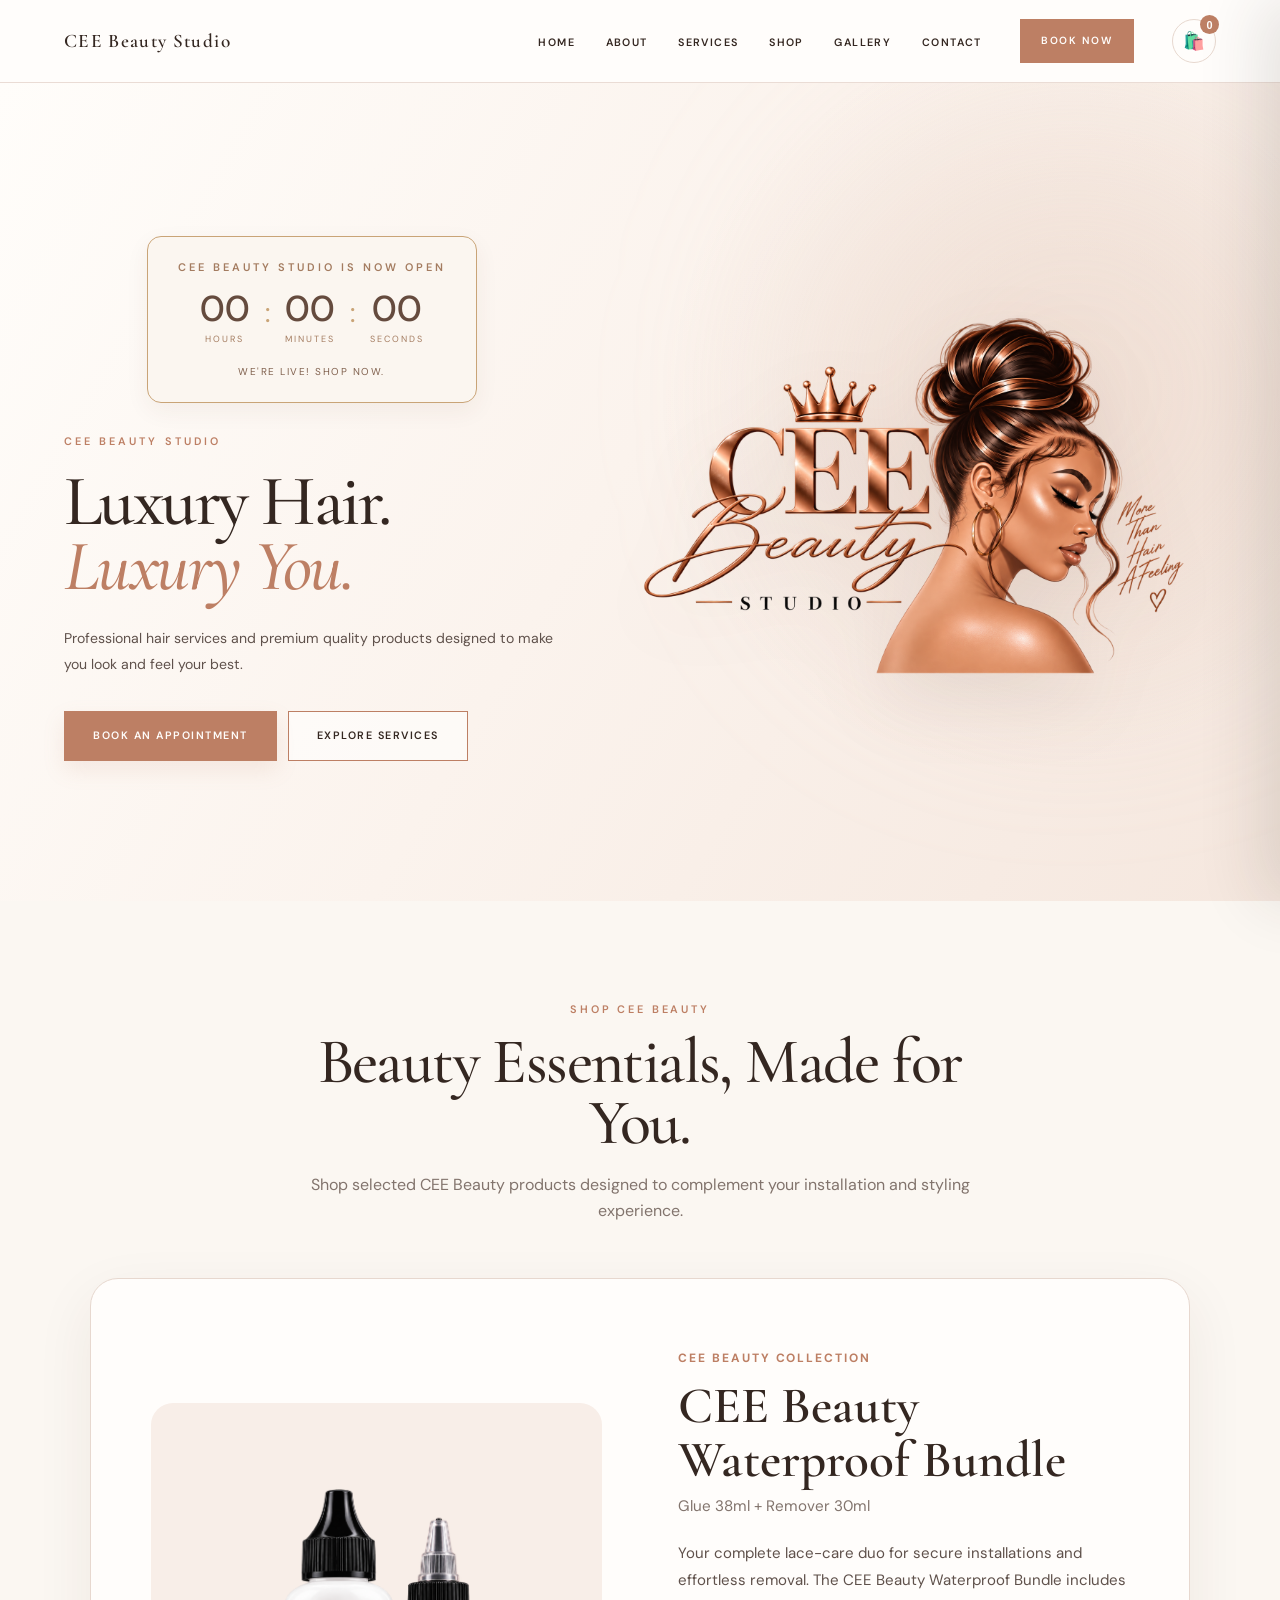
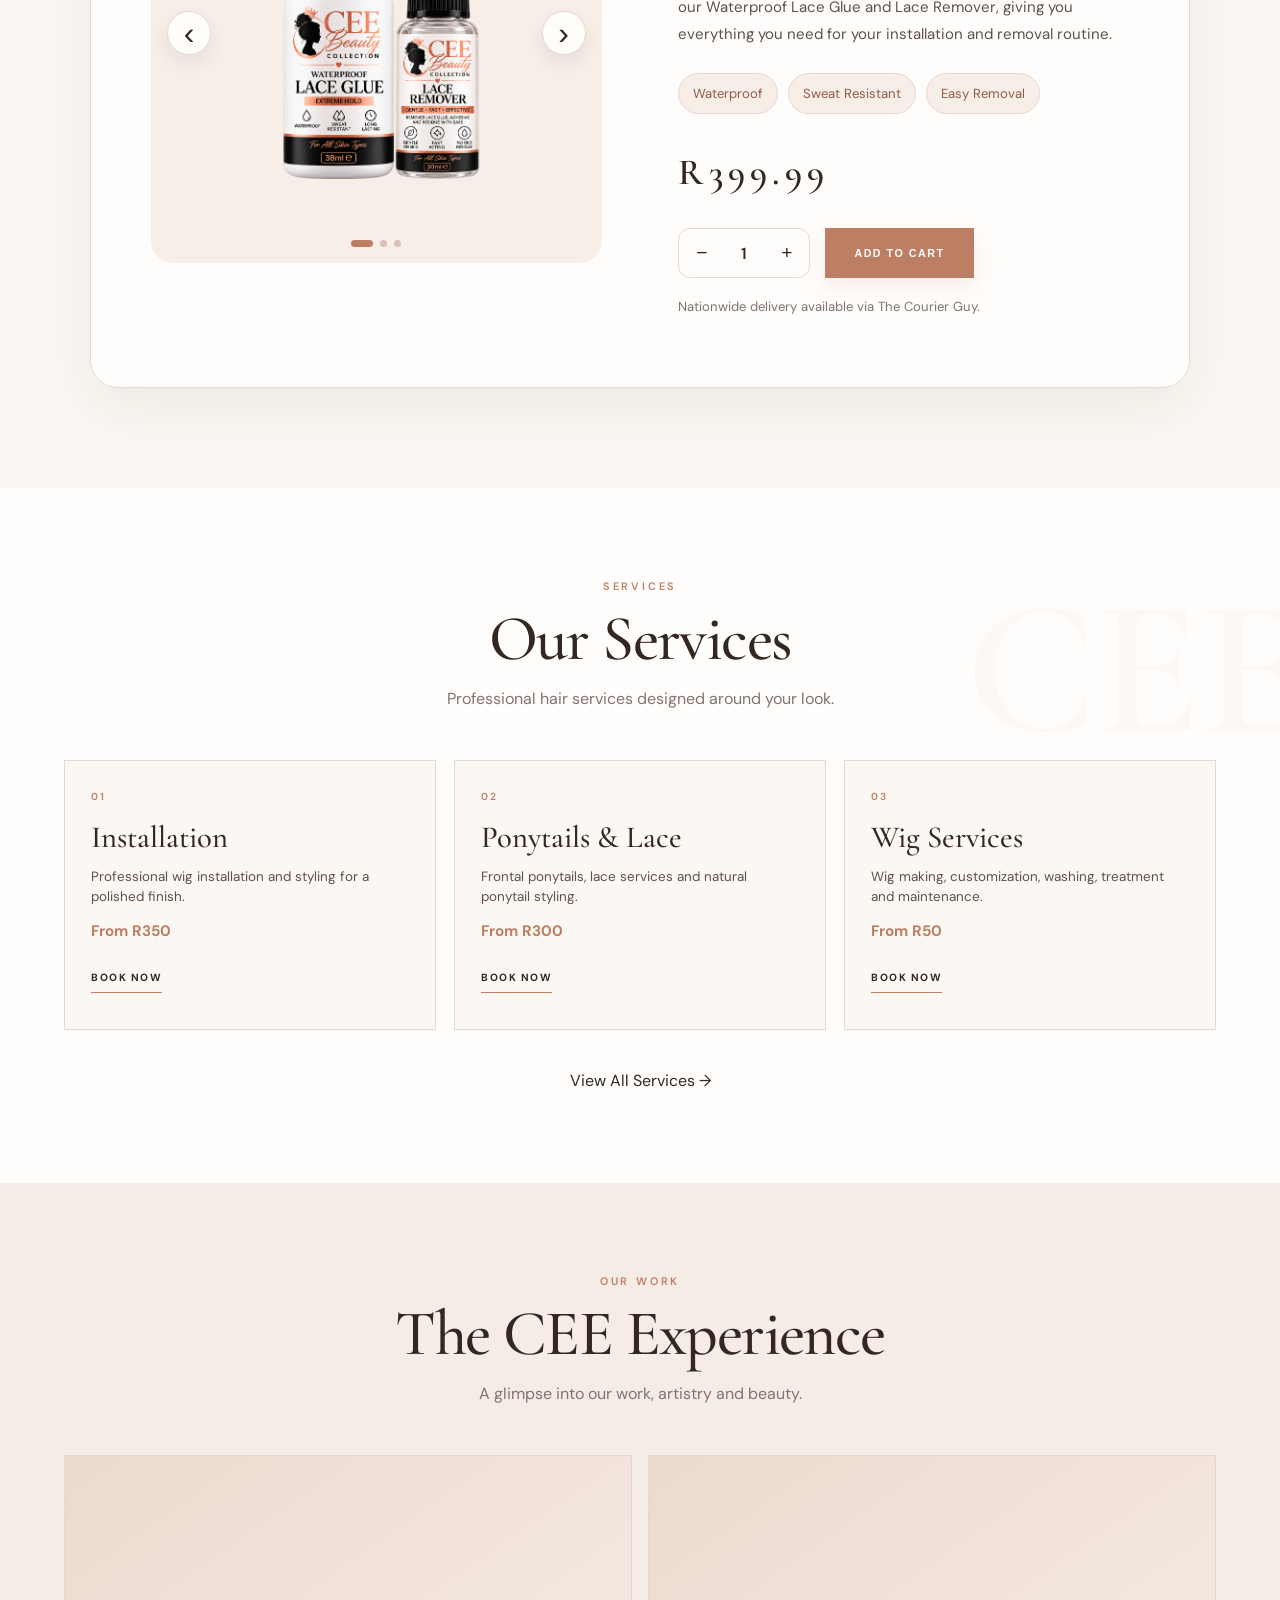
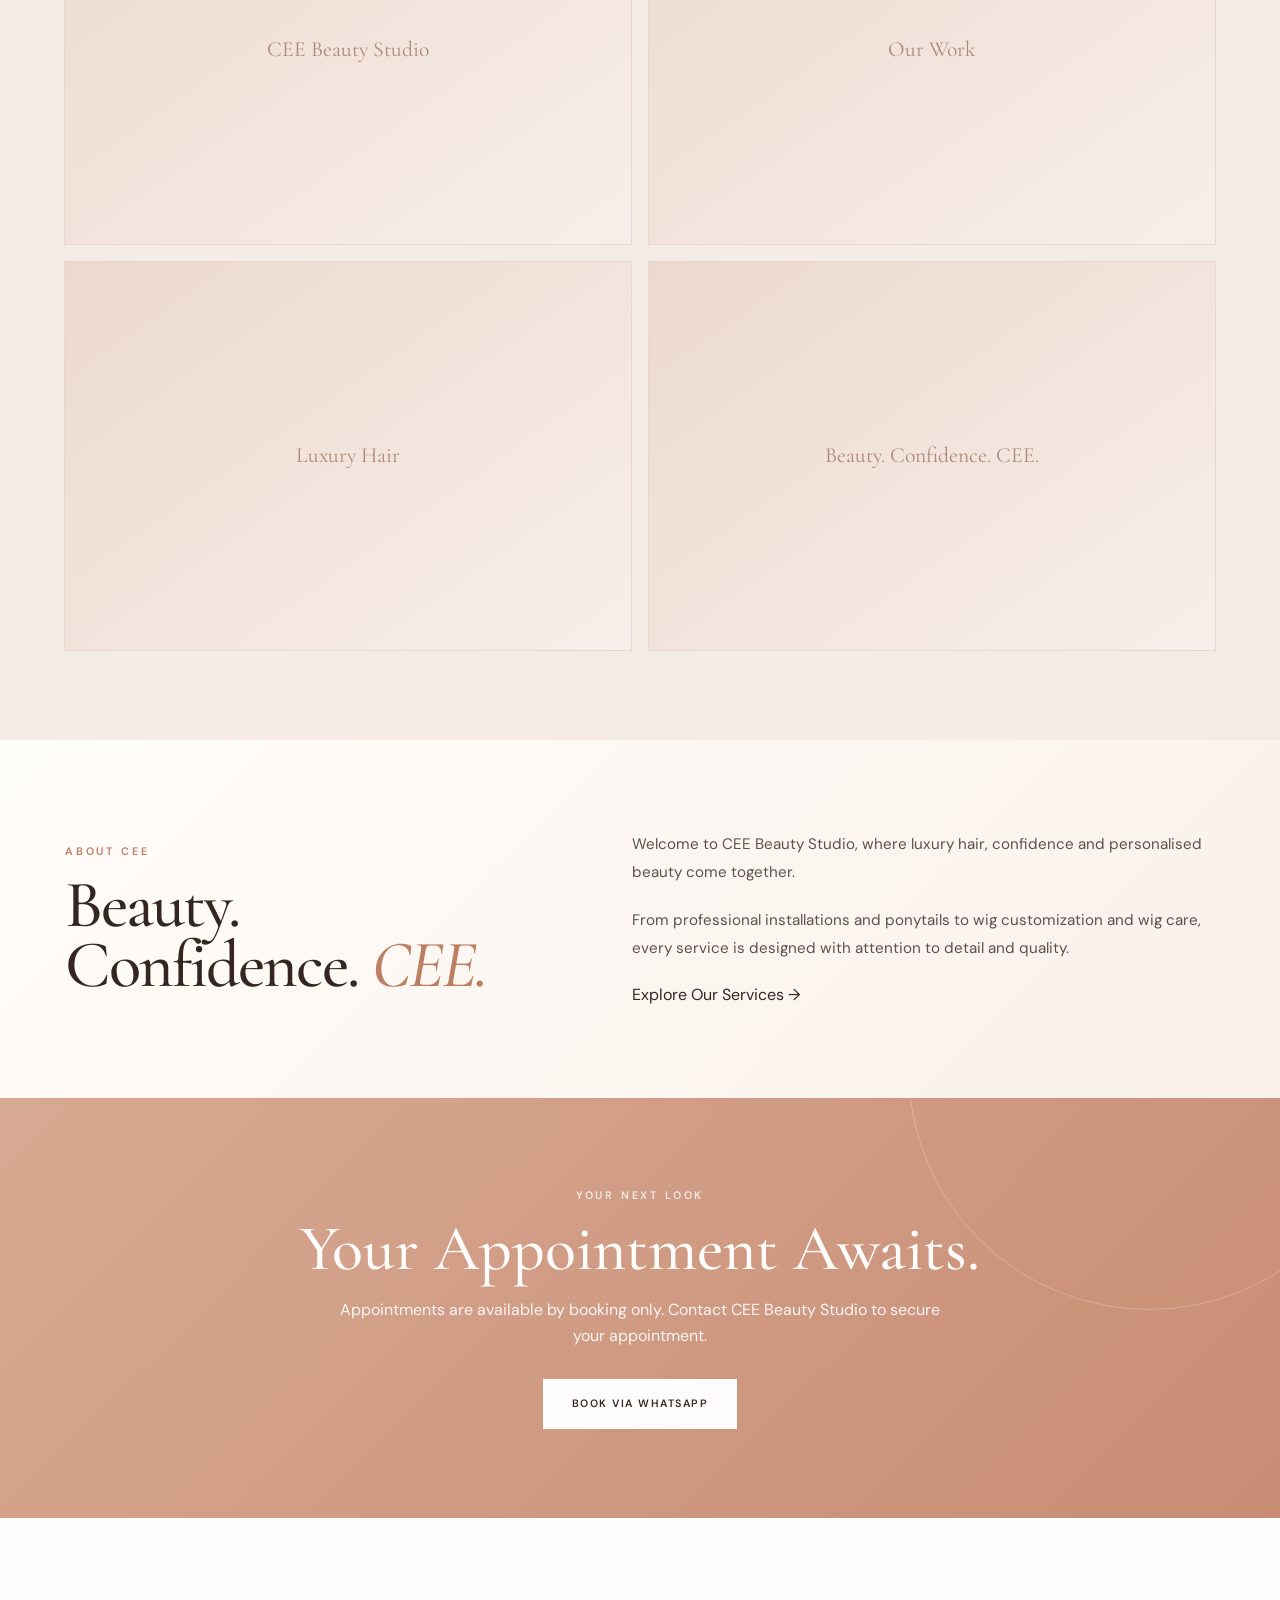
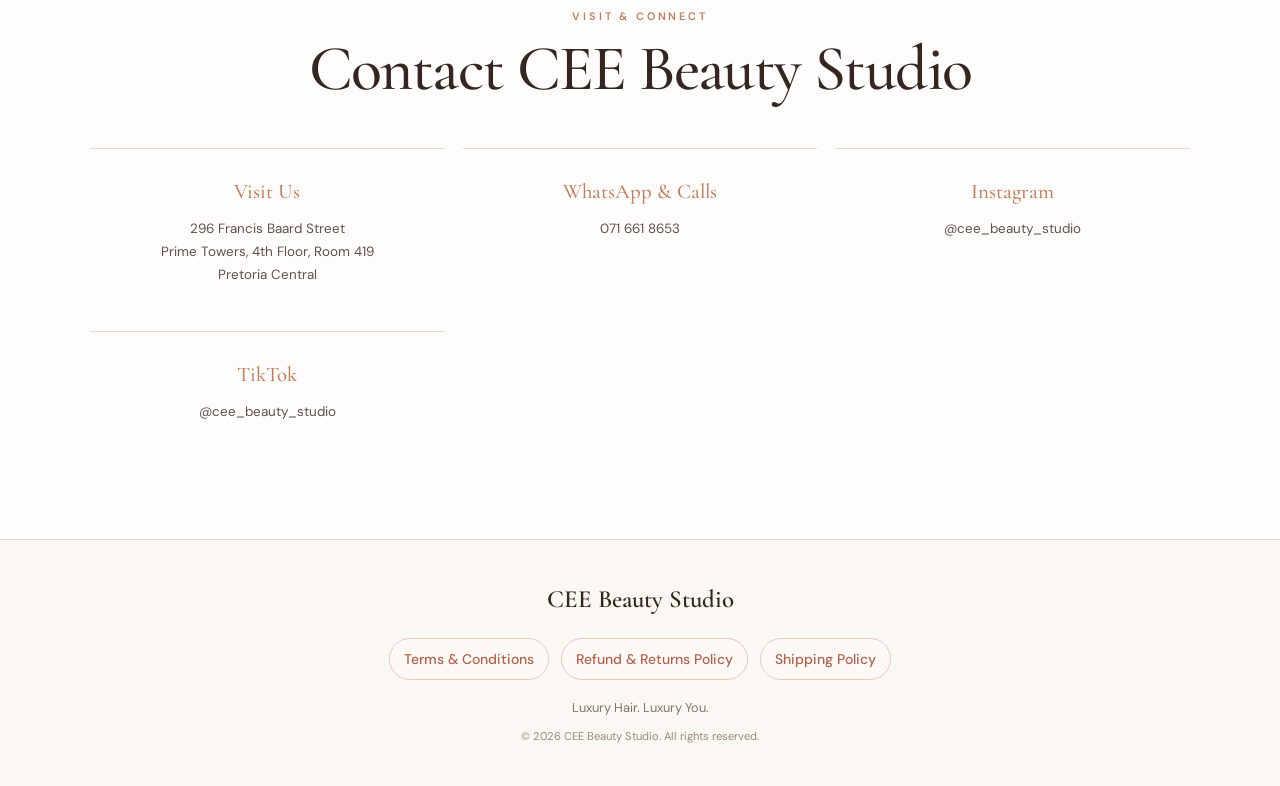
<file: index.html>
<!DOCTYPE html>
<html lang="en">

<head>

    <meta charset="UTF-8">

    <meta
        name="viewport"
        content="width=device-width, initial-scale=1.0"
    >

    <meta
        name="description"
        content="CEE Beauty Studio — luxury hair services and premium beauty products."
    >

    <title>CEE Beauty Studio | Luxury Hair. Luxury You.</title>


    <!-- Google Fonts -->

    <link rel="preconnect" href="https://fonts.googleapis.com">

    <link
        rel="preconnect"
        href="https://fonts.gstatic.com"
        crossorigin
    >

    <link
        href="https://fonts.googleapis.com/css2?family=Cormorant+Garamond:wght@400;500;600;700&family=DM+Sans:wght@400;500;600&display=swap"
        rel="stylesheet"
    >


    <!-- Main CSS -->

    <link
        rel="stylesheet"
        href="css/style.css"
    >

</head>


<body>


    <!-- =========================================
         NAVIGATION
    ========================================== -->

    <header class="site-header">

        <nav class="navbar">


            <a
                href="#home"
                class="brand"
            >
                CEE Beauty Studio
            </a>


            <ul class="nav-links">

                <li>
                    <a href="#home">
                        Home
                    </a>
                </li>

                <li>
                    <a href="#about">
                        About
                    </a>
                </li>

                <li>
                    <a href="#services">
                        Services
                    </a>
                </li>

                <li>
                    <a href="#shop">
                        Shop
                    </a>
                </li>

                <li>
                    <a href="#gallery">
                        Gallery
                    </a>
                </li>

                <li>
                    <a href="#contact">
                        Contact
                    </a>
                </li>

            </ul>


            <a
                href="#booking"
                class="nav-button"
            >
                Book Now
            </a>


            <button
                class="cart-button"
                type="button"
                aria-label="Open shopping cart"
            >
                🛍️

                <span class="cart-count">
                    0
                </span>

            </button>


            <button
                class="menu-toggle"
                type="button"
                aria-label="Open navigation menu"
                aria-expanded="false"
            >

                <span></span>
                <span></span>
                <span></span>

            </button>

        </nav>

    </header>




    <!-- =========================================
         MAIN CONTENT
    ========================================== -->

    <main>



        <!-- =====================================
             HERO SECTION
        ====================================== -->

        <section
            id="home"
            class="hero"
        >


            <div class="hero-content">


<div class="launch-countdown" id="launchCountdown">

    <p class="countdown-label">
        THE WAIT IS ALMOST OVER
    </p>

    <div class="countdown-timer">

        <div class="countdown-item">
            <span id="countdownHours">08</span>
            <small>HOURS</small>
        </div>

        <span class="countdown-separator">:</span>

        <div class="countdown-item">
            <span id="countdownMinutes">59</span>
            <small>MINUTES</small>
        </div>

        <span class="countdown-separator">:</span>

        <div class="countdown-item">
            <span id="countdownSeconds">59</span>
            <small>SECONDS</small>
        </div>

    </div>

    <p class="countdown-message" id="countdownMessage">
        CEE BEAUTY STUDIO LAUNCHES AT 10:00 AM
    </p>

</div>


                <p class="hero-eyebrow">
                    CEE BEAUTY STUDIO
                </p>


                <h1>

                    Luxury Hair.

                    <span>
                        Luxury You.
                    </span>

                </h1>


                <p class="hero-description">

                    Professional hair services and premium quality
                    products designed to make you look and feel your best.

                </p>


                <div class="hero-buttons">


                    <a
                        href="#booking"
                        class="button button-primary"
                    >
                        Book an Appointment
                    </a>


                    <a
                        href="#services"
                        class="button button-secondary"
                    >
                        Explore Services
                    </a>


                </div>


            </div>



            <div class="hero-image">


                <img
                    src="images/cee-hero.png"
                    alt="CEE Beauty Studio luxury beauty artwork"
                >


            </div>


        </section>




        <!-- =====================================
             SHOP SECTION
        ====================================== -->

        <section
            id="shop"
            class="shop-section"
        >


            <div class="section-heading">


                <p class="eyebrow">
                    SHOP CEE BEAUTY
                </p>


                <h2>

                    Beauty Essentials,

                    <span>
                        Made for You.
                    </span>

                </h2>


                <p>

                    Shop selected CEE Beauty products designed to complement
                    your installation and styling experience.

                </p>


            </div>




            <div class="shop-product-card">



                <!-- =================================
                     PRODUCT IMAGE SLIDER
                ================================== -->

                <div class="shop-product-image">


                    <div
                        class="product-gallery"
                        aria-label="CEE Beauty Waterproof Bundle product gallery"
                    >


                        <!-- Previous Arrow -->

                        <button
                            type="button"
                            class="product-slider-arrow product-slider-prev"
                            aria-label="Previous product image"
                        >
                            ‹
                        </button>



                        <!-- Slider -->

                        <div
                            class="product-slider"
                            id="product-slider"
                        >


                            <div
                                class="product-slider-track"
                                id="product-slider-track"
                            >


                                <!-- =========================
                                     SLIDE 1 — BUNDLE
                                ========================== -->

                                <div
                                    class="product-slide active"
                                    data-index="0"
                                >

                                    <img
                                        src="images/cee-duo-bundle.png"
                                        alt="CEE Beauty Waterproof Bundle"
                                    >

                                </div>



                                <!-- =========================
                                     SLIDE 2 — GLUE
                                ========================== -->

                                <div
                                    class="product-slide"
                                    data-index="1"
                                >

                                    <img
                                        src="images/cee-glue.png"
                                        alt="CEE Beauty Waterproof Lace Glue"
                                    >

                                </div>



                                <!-- =========================
                                     SLIDE 3 — REMOVER
                                ========================== -->

                                <div
                                    class="product-slide"
                                    data-index="2"
                                >

                                    <img
                                        src="images/cee-lace-remover.png"
                                        alt="CEE Beauty Lace Remover"
                                    >

                                </div>


                            </div>


                        </div>



                        <!-- Next Arrow -->

                        <button
                            type="button"
                            class="product-slider-arrow product-slider-next"
                            aria-label="Next product image"
                        >
                            ›
                        </button>


                    </div>



                    <!-- Slider Position Indicators -->

                    <div
                        class="product-slider-dots"
                        aria-label="Product image navigation"
                    >


                        <button
                            type="button"
                            class="product-slider-dot active"
                            data-slide="0"
                            aria-label="View bundle image"
                            aria-current="true"
                        >
                        </button>


                        <button
                            type="button"
                            class="product-slider-dot"
                            data-slide="1"
                            aria-label="View glue image"
                            aria-current="false"
                        >
                        </button>


                        <button
                            type="button"
                            class="product-slider-dot"
                            data-slide="2"
                            aria-label="View remover image"
                            aria-current="false"
                        >
                        </button>


                    </div>


                </div>




                <!-- =================================
                     PRODUCT INFORMATION
                ================================== -->

                <div class="shop-product-info">


                    <p class="product-label">
                        CEE BEAUTY COLLECTION
                    </p>



                    <h3>
                        CEE Beauty Waterproof Bundle
                    </h3>



                    <p class="product-size">
                        Glue 38ml + Remover 30ml
                    </p>



                    <p class="product-description">

                        Your complete lace-care duo for secure installations
                        and effortless removal. The CEE Beauty Waterproof
                        Bundle includes our Waterproof Lace Glue and Lace
                        Remover, giving you everything you need for your
                        installation and removal routine.

                    </p>



                    <div class="product-benefits">


                        <span>
                            Waterproof
                        </span>


                        <span>
                            Sweat Resistant
                        </span>


                        <span>
                            Easy Removal
                        </span>


                    </div>



                    <div class="product-price">

                        <span>
                            R399.99
                        </span>

                    </div>



                    <div class="product-purchase">


                        <div class="quantity-selector">


                            <button
                                type="button"
                                class="quantity-btn decrease"
                                aria-label="Decrease quantity"
                            >
                                −
                            </button>


                            <span class="quantity-value">
                                1
                            </span>


                            <button
                                type="button"
                                class="quantity-btn increase"
                                aria-label="Increase quantity"
                            >
                                +
                            </button>


                        </div>



                        <button
                            type="button"
                            class="button button-primary add-to-cart"
                            data-product="CEE Beauty Waterproof Bundle"
                            data-price="399.99"
                        >
                            Add to Cart
                        </button>


                    </div>



                    <p class="delivery-note">

                        Nationwide delivery available via The Courier Guy.

                    </p>


                </div>


            </div>


        </section>




        <!-- =====================================
             SERVICES
        ====================================== -->

        <section
            id="services"
            class="services"
        >


            <div class="section-heading">


                <p class="eyebrow">
                    SERVICES
                </p>


                <h2>
                    Our Services
                </h2>


                <p>
                    Professional hair services designed around your look.
                </p>


            </div>



            <div class="service-grid">


                <!-- Installation -->

                <article class="service-card">


                    <div class="service-number">
                        01
                    </div>


                    <h3>
                        Installation
                    </h3>


                    <p>

                        Professional wig installation and styling
                        for a polished finish.

                    </p>


                    <span>
                        From R350
                    </span>


                    <a href="#booking">
                        Book Now
                    </a>


                </article>



                <!-- Ponytails & Lace -->

                <article class="service-card">


                    <div class="service-number">
                        02
                    </div>


                    <h3>
                        Ponytails & Lace
                    </h3>


                    <p>

                        Frontal ponytails, lace services and
                        natural ponytail styling.

                    </p>


                    <span>
                        From R300
                    </span>


                    <a href="#booking">
                        Book Now
                    </a>


                </article>



                <!-- Wig Services -->

                <article class="service-card">


                    <div class="service-number">
                        03
                    </div>


                    <h3>
                        Wig Services
                    </h3>


                    <p>

                        Wig making, customization, washing,
                        treatment and maintenance.

                    </p>


                    <span>
                        From R50
                    </span>


                    <a href="#booking">
                        Book Now
                    </a>


                </article>


            </div>



            <div class="services-link">


                <a
                    href="services.html"
                    class="text-link"
                >

                    View All Services

                    <span>
                        →
                    </span>

                </a>


            </div>


        </section>


        <!-- =====================================
             GALLERY
        ====================================== -->

        <section
            id="gallery"
            class="gallery"
        >


            <div class="section-heading">


                <p class="eyebrow">
                    OUR WORK
                </p>


                <h2>
                    The CEE Experience
                </h2>


                <p>
                    A glimpse into our work, artistry and beauty.
                </p>


            </div>



            <div class="gallery-grid">


                <div class="gallery-placeholder">

                    <span>
                        CEE Beauty Studio
                    </span>

                </div>


                <div class="gallery-placeholder">

                    <span>
                        Our Work
                    </span>

                </div>


                <div class="gallery-placeholder">

                    <span>
                        Luxury Hair
                    </span>

                </div>


                <div class="gallery-placeholder">

                    <span>
                        Beauty. Confidence. CEE.
                    </span>

                </div>


            </div>


        </section>




        <!-- =====================================
             ABOUT CEE
        ====================================== -->

        <section
            id="about"
            class="about"
        >


            <div class="about-layout">


                <div class="about-intro">


                    <p class="eyebrow">
                        ABOUT CEE
                    </p>


                    <h2>

                        Beauty.
                        Confidence.

                        <span>
                            CEE.
                        </span>

                    </h2>


                </div>



                <div class="about-text">


                    <p>

                        Welcome to CEE Beauty Studio, where luxury hair,
                        confidence and personalised beauty come together.

                    </p>


                    <p>

                        From professional installations and ponytails
                        to wig customization and wig care, every service
                        is designed with attention to detail and quality.

                    </p>


                    <a
                        href="#services"
                        class="text-link"
                    >

                        Explore Our Services

                        <span>
                            →
                        </span>

                    </a>


                </div>


            </div>


        </section>




        <!-- =====================================
             BOOKING
        ====================================== -->

        <section
            id="booking"
            class="booking"
        >


            <div class="booking-content">


                <p class="eyebrow">
                    YOUR NEXT LOOK
                </p>


                <h2>
                    Your Appointment Awaits.
                </h2>


                <p>

                    Appointments are available by booking only.
                    Contact CEE Beauty Studio to secure your appointment.

                </p>



                <a
                    href="https://wa.me/27716618653"
                    class="button button-primary"
                    target="_blank"
                    rel="noopener noreferrer"
                >
                    Book via WhatsApp
                </a>


            </div>


        </section>




        <!-- =====================================
             CONTACT
        ====================================== -->

        <section
            id="contact"
            class="contact"
        >


            <div class="section-heading">


                <p class="eyebrow">
                    VISIT & CONNECT
                </p>


                <h2>
                    Contact CEE Beauty Studio
                </h2>


            </div>



            <div class="contact-details">


                <!-- Address -->

                <div class="contact-item">


                    <span class="contact-label">
                        Visit Us
                    </span>


                    <p>

                        296 Francis Baard Street<br>

                        Prime Towers, 4th Floor, Room 419<br>

                        Pretoria Central

                    </p>


                </div>



                <!-- Phone -->

                <div class="contact-item">


                    <span class="contact-label">
                        WhatsApp & Calls
                    </span>


                    <p>

                        <a href="tel:+27716618653">
                            071 661 8653
                        </a>

                    </p>


                </div>



                <!-- Instagram -->

                <div class="contact-item">


                    <span class="contact-label">
                        Instagram
                    </span>


                    <p>

                        <a
                            href="https://www.instagram.com/cee_beauty_studio/"
                            target="_blank"
                            rel="noopener noreferrer"
                        >
                            @cee_beauty_studio
                        </a>

                    </p>


                </div>



                <!-- TikTok -->

                <div class="contact-item">


                    <span class="contact-label">
                        TikTok
                    </span>


                    <p>

                        <a
                            href="https://www.tiktok.com/@cee_beauty_studio"
                            target="_blank"
                            rel="noopener noreferrer"
                        >
                            @cee_beauty_studio
                        </a>

                    </p>


                </div>


            </div>


        </section>


    </main>




    <!-- =========================================
         FOOTER
    ========================================== -->

    <footer>


        <div class="footer-brand">
            CEE Beauty Studio
        </div>


<div class="footer-policy-links">
    <a href="terms.html">Terms &amp; Conditions</a>
    <a href="refund-policy.html">Refund &amp; Returns Policy</a>
    <a href="shipping-policy.html">Shipping Policy</a>
</div>


        <p>
            Luxury Hair. Luxury You.
        </p>


        <p class="copyright">

            &copy; 2026 CEE Beauty Studio.
            All rights reserved.

        </p>


    </footer>




    <!-- =========================================
         SHOPPING CART
    ========================================== -->

    <div class="cart-overlay"></div>


    <aside class="cart-drawer">


        <div class="cart-header">


            <div>

                <p class="eyebrow">
                    CEE BEAUTY
                </p>

                <h2>
                    Your Cart
                </h2>

            </div>


            <button
                class="cart-close"
                type="button"
                aria-label="Close cart"
            >
                ×
            </button>


        </div>



        <div class="cart-items">


            <p class="empty-cart">
                Your cart is currently empty.
            </p>


        </div>



        <div class="cart-footer">


            <div class="cart-total">


                <span>
                    Subtotal
                </span>


                <strong>
                    R0
                </strong>


            </div>



            <button
                class="button button-primary checkout-button"
                type="button"
            >
                Proceed to Checkout
            </button>



            <p class="cart-delivery-note">

                Nationwide delivery available via The Courier Guy.

            </p>


        </div>


    </aside>




    <!-- Main JavaScript -->

    <script src="js/script.js"></script>


</body>

</html>
</file>
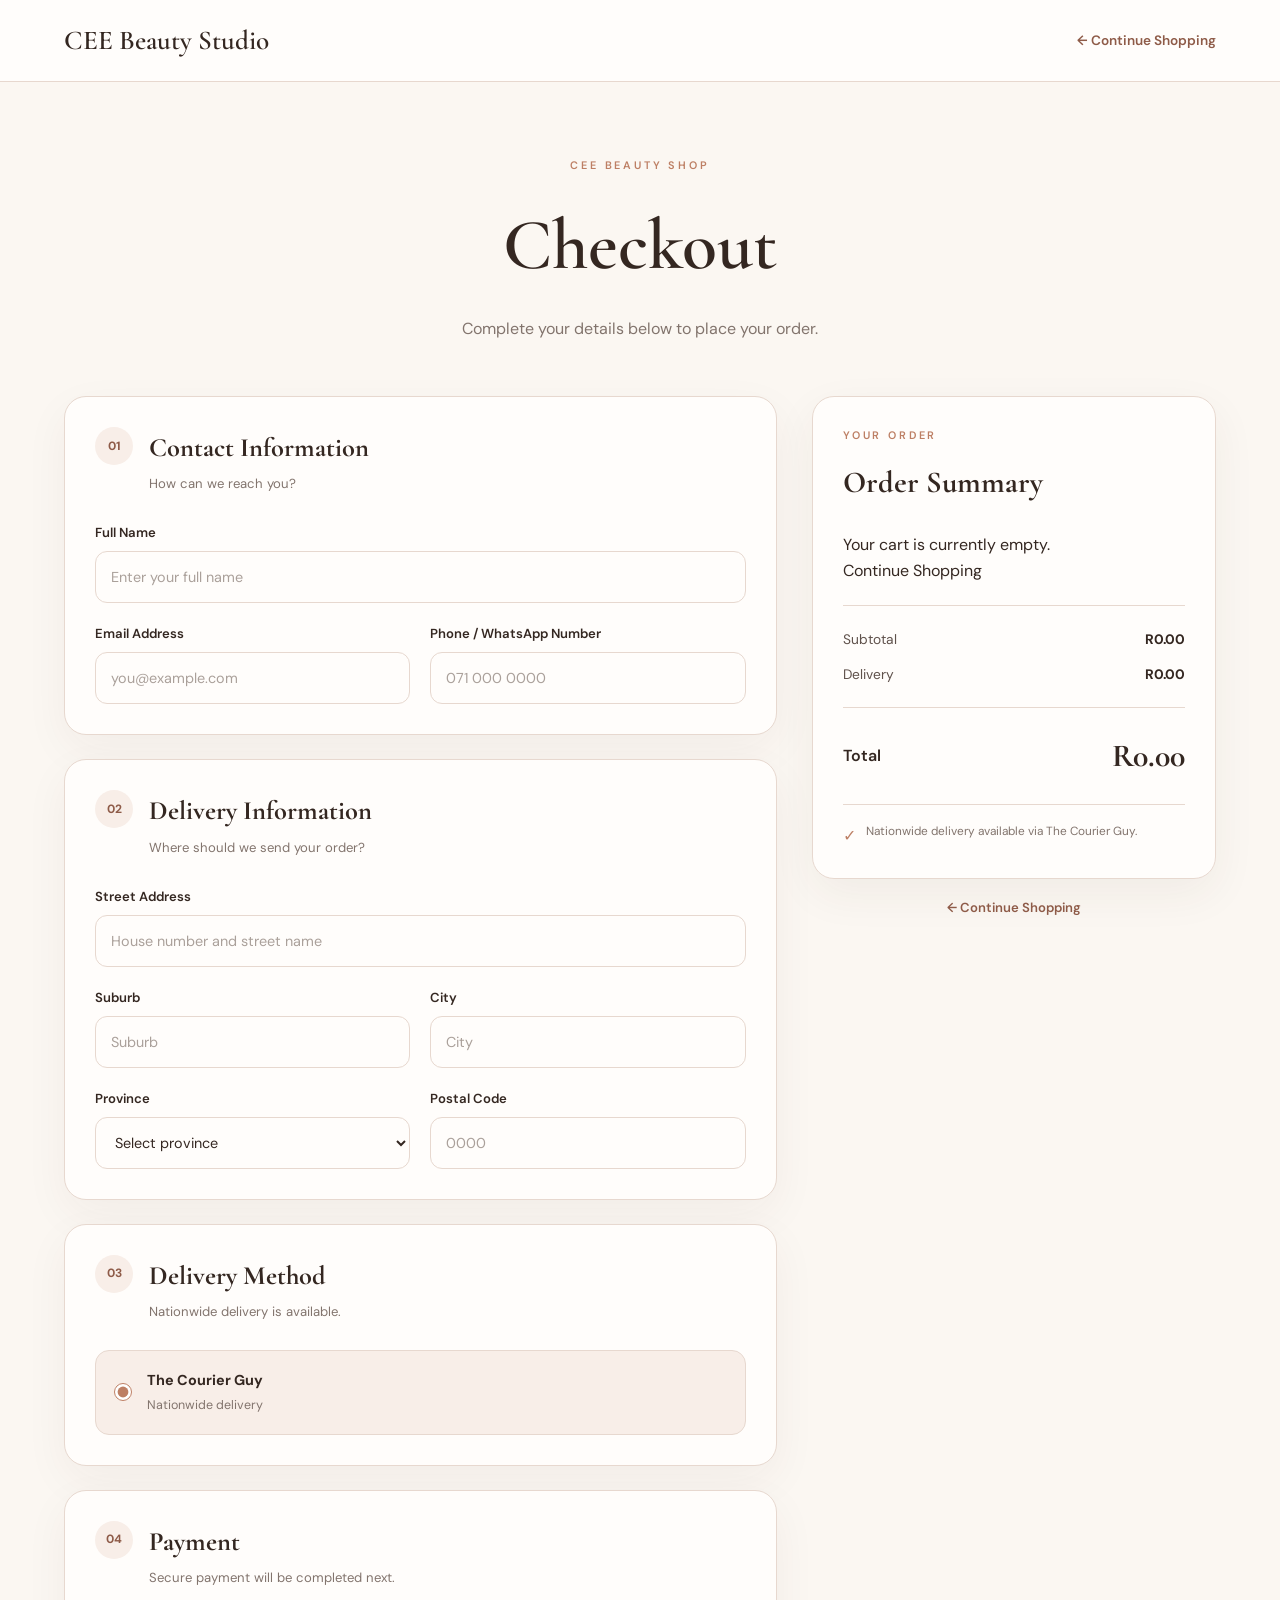
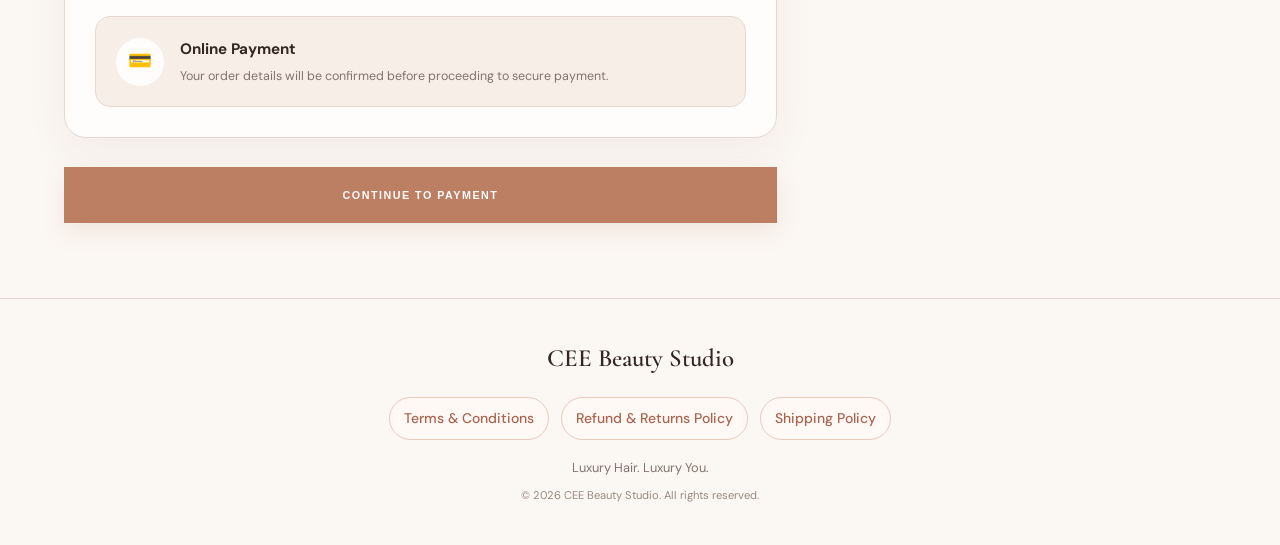
<file: checkout.html>
<!DOCTYPE html>
<html lang="en">

<head>
    <meta charset="UTF-8">

    <meta
        name="viewport"
        content="width=device-width, initial-scale=1.0"
    >

    <meta
        name="description"
        content="Checkout — CEE Beauty Studio."
    >

    <title>Checkout | CEE Beauty Studio</title>

    <!-- Google Fonts -->
    <link rel="preconnect" href="https://fonts.googleapis.com">
    <link
        rel="preconnect"
        href="https://fonts.gstatic.com"
        crossorigin
    >

    <link
        href="https://fonts.googleapis.com/css2?family=Cormorant+Garamond:wght@400;500;600;700&family=DM+Sans:wght@400;500;600&display=swap"
        rel="stylesheet"
    >

    <!-- Main CSS -->
    <link rel="stylesheet" href="css/style.css">
</head>


<body>

    <!-- =========================================
         CHECKOUT HEADER
    ========================================== -->

    <header class="checkout-header">

        <a href="index.html" class="checkout-brand">
            CEE Beauty Studio
        </a>

        <a href="index.html#shop" class="back-to-shop">
            ← Continue Shopping
        </a>

    </header>


    <!-- =========================================
         CHECKOUT MAIN
    ========================================== -->

    <main class="checkout-page">

        <div class="checkout-heading">

            <p class="eyebrow">
                CEE BEAUTY SHOP
            </p>

            <h1>
                Checkout
            </h1>

            <p>
                Complete your details below to place your order.
            </p>

        </div>


        <div class="checkout-layout">


            <!-- =====================================
                 CUSTOMER DETAILS
            ====================================== -->

            <section class="checkout-form-section">

                <form
    id="checkout-form"
    name="cee-orders"
    method="POST"
    data-netlify="true"
    netlify-honeypot="bot-field">
    <input type="hidden" name="form-name" value="cee-orders">
        <input type="hidden" name="quantity">
        <input type="hidden" name="orderItems">
        <input type="hidden" name="orderReference">
        <input type="hidden" name="orderSubtotal">
        <input type="hidden" name="orderDeliveryFee">
        <input type="hidden" name="orderTotal">
        <input type="hidden" name="orderCreatedAt">
        <input type="hidden" name="orderStatus">

    <p hidden>
    <label>
        Don't fill this out:
        <input name="bot-field">
    </label>
</p>

                    <!-- =================================
                         CONTACT INFORMATION
                    ================================== -->

                    <div class="checkout-card">

                        <div class="checkout-card-heading">

                            <span>01</span>

                            <div>

                                <h2>
                                    Contact Information
                                </h2>

                                <p>
                                    How can we reach you?
                                </p>

                            </div>

                        </div>


                        <div class="form-grid">

                            <div class="form-group full-width">

                                <label for="fullName">
                                    Full Name
                                </label>

                                <input
                                    type="text"
                                    id="fullName"
                                    name="fullName"
                                    placeholder="Enter your full name"
                                    autocomplete="name"
                                    required
                                >

                            </div>


                            <div class="form-group">

                                <label for="email">
                                    Email Address
                                </label>

                                <input
                                    type="email"
                                    id="email"
                                    name="email"
                                    placeholder="you@example.com"
                                    autocomplete="email"
                                    required
                                >

                            </div>


                            <div class="form-group">

                                <label for="phone">
                                    Phone / WhatsApp Number
                                </label>

                                <input
                                    type="tel"
                                    id="phone"
                                    name="phone"
                                    placeholder="071 000 0000"
                                    autocomplete="tel"
                                    required
                                >

                            </div>

                        </div>

                    </div>


                    <!-- =================================
                         DELIVERY INFORMATION
                    ================================== -->

                    <div class="checkout-card">

                        <div class="checkout-card-heading">

                            <span>02</span>

                            <div>

                                <h2>
                                    Delivery Information
                                </h2>

                                <p>
                                    Where should we send your order?
                                </p>

                            </div>

                        </div>


                        <div class="form-grid">

                            <div class="form-group full-width">

                                <label for="address">
                                    Street Address
                                </label>

                                <input
                                    type="text"
                                    id="address"
                                    name="address"
                                    placeholder="House number and street name"
                                    autocomplete="street-address"
                                    required
                                >

                            </div>


                            <div class="form-group">

                                <label for="suburb">
                                    Suburb
                                </label>

                                <input
                                    type="text"
                                    id="suburb"
                                    name="suburb"
                                    placeholder="Suburb"
                                    autocomplete="address-line2"
                                    required
                                >

                            </div>


                            <div class="form-group">

                                <label for="city">
                                    City
                                </label>

                                <input
                                    type="text"
                                    id="city"
                                    name="city"
                                    placeholder="City"
                                    autocomplete="address-level2"
                                    required
                                >

                            </div>


                            <div class="form-group">

                                <label for="province">
                                    Province
                                </label>

                                <select
                                    id="province"
                                    name="province"
                                    autocomplete="address-level1"
                                    required
                                >

                                    <option value="">
                                        Select province
                                    </option>

                                    <option value="Eastern Cape">
                                        Eastern Cape
                                    </option>

                                    <option value="Free State">
                                        Free State
                                    </option>

                                    <option value="Gauteng">
                                        Gauteng
                                    </option>

                                    <option value="KwaZulu-Natal">
                                        KwaZulu-Natal
                                    </option>

                                    <option value="Limpopo">
                                        Limpopo
                                    </option>

                                    <option value="Mpumalanga">
                                        Mpumalanga
                                    </option>

                                    <option value="Northern Cape">
                                        Northern Cape
                                    </option>

                                    <option value="North West">
                                        North West
                                    </option>

                                    <option value="Western Cape">
                                        Western Cape
                                    </option>

                                </select>

                            </div>


                            <div class="form-group">

                                <label for="postalCode">
                                    Postal Code
                                </label>

                                <input
                                    type="text"
                                    id="postalCode"
                                    name="postalCode"
                                    placeholder="0000"
                                    maxlength="4"
                                    inputmode="numeric"
                                    autocomplete="postal-code"
                                    required
                                >

                            </div>

                        </div>

                    </div>


                    <!-- =================================
                         DELIVERY METHOD
                    ================================== -->

                    <div class="checkout-card">

                        <div class="checkout-card-heading">

                            <span>03</span>

                            <div>

                                <h2>
                                    Delivery Method
                                </h2>

                                <p>
                                    Nationwide delivery is available.
                                </p>

                            </div>

                        </div>


                        <label class="delivery-option">

                            <input
                                type="radio"
                                name="delivery"
                                value="courier"
                                checked
                            >

                            <div>

                                <strong>
                                    The Courier Guy
                                </strong>

                                <span>
                                    Nationwide delivery
                                </span>

                            </div>

                        </label>

                    </div>


                    <!-- =================================
                         PAYMENT
                    ================================== -->

                    <div class="checkout-card">

                        <div class="checkout-card-heading">

                            <span>04</span>

                            <div>

                                <h2>
                                    Payment
                                </h2>

                                <p>
                                    Secure payment will be completed next.
                                </p>

                            </div>

                        </div>


                        <div class="payment-placeholder">

                            <div class="payment-icon">
                                💳
                            </div>

                            <div>

                                <h3>
                                    Online Payment
                                </h3>

                                <p>
                                    Your order details will be confirmed
                                    before proceeding to secure payment.
                                </p>

                            </div>

                        </div>

                    </div>


                    <!-- =================================
                         FORM MESSAGE
                    ================================== -->

                    <div
                        id="checkout-message"
                        class="checkout-message"
                        aria-live="polite"
                    ></div>


                    <!-- =================================
                         SUBMIT
                    ================================== -->

                    <button
                        type="submit"
                        class="button button-primary place-order-button"
                    >
                        Continue to Payment
                    </button>


                </form>

            </section>


            <!-- =====================================
                 ORDER SUMMARY
            ====================================== -->

            <aside class="checkout-summary">

                <div class="checkout-summary-card">

                    <div class="summary-heading">

                        <p class="eyebrow">
                            YOUR ORDER
                        </p>

                        <h2>
                            Order Summary
                        </h2>

                    </div>


                    <div
                        id="checkout-items"
                        class="checkout-items"
                    >
                        <!-- Products inserted by JavaScript -->
                    </div>


                    <div class="summary-divider"></div>


                    <div class="summary-row">

                        <span>
                            Subtotal
                        </span>

                        <strong id="checkout-subtotal">
                            R0
                        </strong>

                    </div>


                    <div class="summary-row">

                        <span>
                            Delivery
                        </span>

                        <strong id ="checkout-delivery">
                            R150
                        </strong>

                    </div>


                    <div class="summary-divider"></div>


                    <div class="summary-total">

                        <span>
                            Total
                        </span>

                        <strong id="checkout-total">
                            R0
                        </strong>

                    </div>


                    <div class="checkout-note">

                        <span>✓</span>

                        <p>
                            Nationwide delivery available via
                            The Courier Guy.
                        </p>

                    </div>

                </div>


                <a
                    href="index.html#shop"
                    class="summary-continue"
                >
                    ← Continue Shopping
                </a>

            </aside>

        </div>

    </main>


    <!-- =========================================
         FOOTER
    ========================================== -->

    <footer>

        <div class="footer-brand">
            CEE Beauty Studio
        </div>


<div class="footer-policy-links">
    <a href="terms.html">Terms &amp; Conditions</a>
    <a href="refund-policy.html">Refund &amp; Returns Policy</a>
    <a href="shipping-policy.html">Shipping Policy</a>
</div>


        <p>
            Luxury Hair. Luxury You.
        </p>

        <p class="copyright">
            &copy; 2026 CEE Beauty Studio.
            All rights reserved.
        </p>

    </footer>


    <!-- Main JavaScript -->

    <script src="js/script.js"></script>

</body>

</html>
</file>
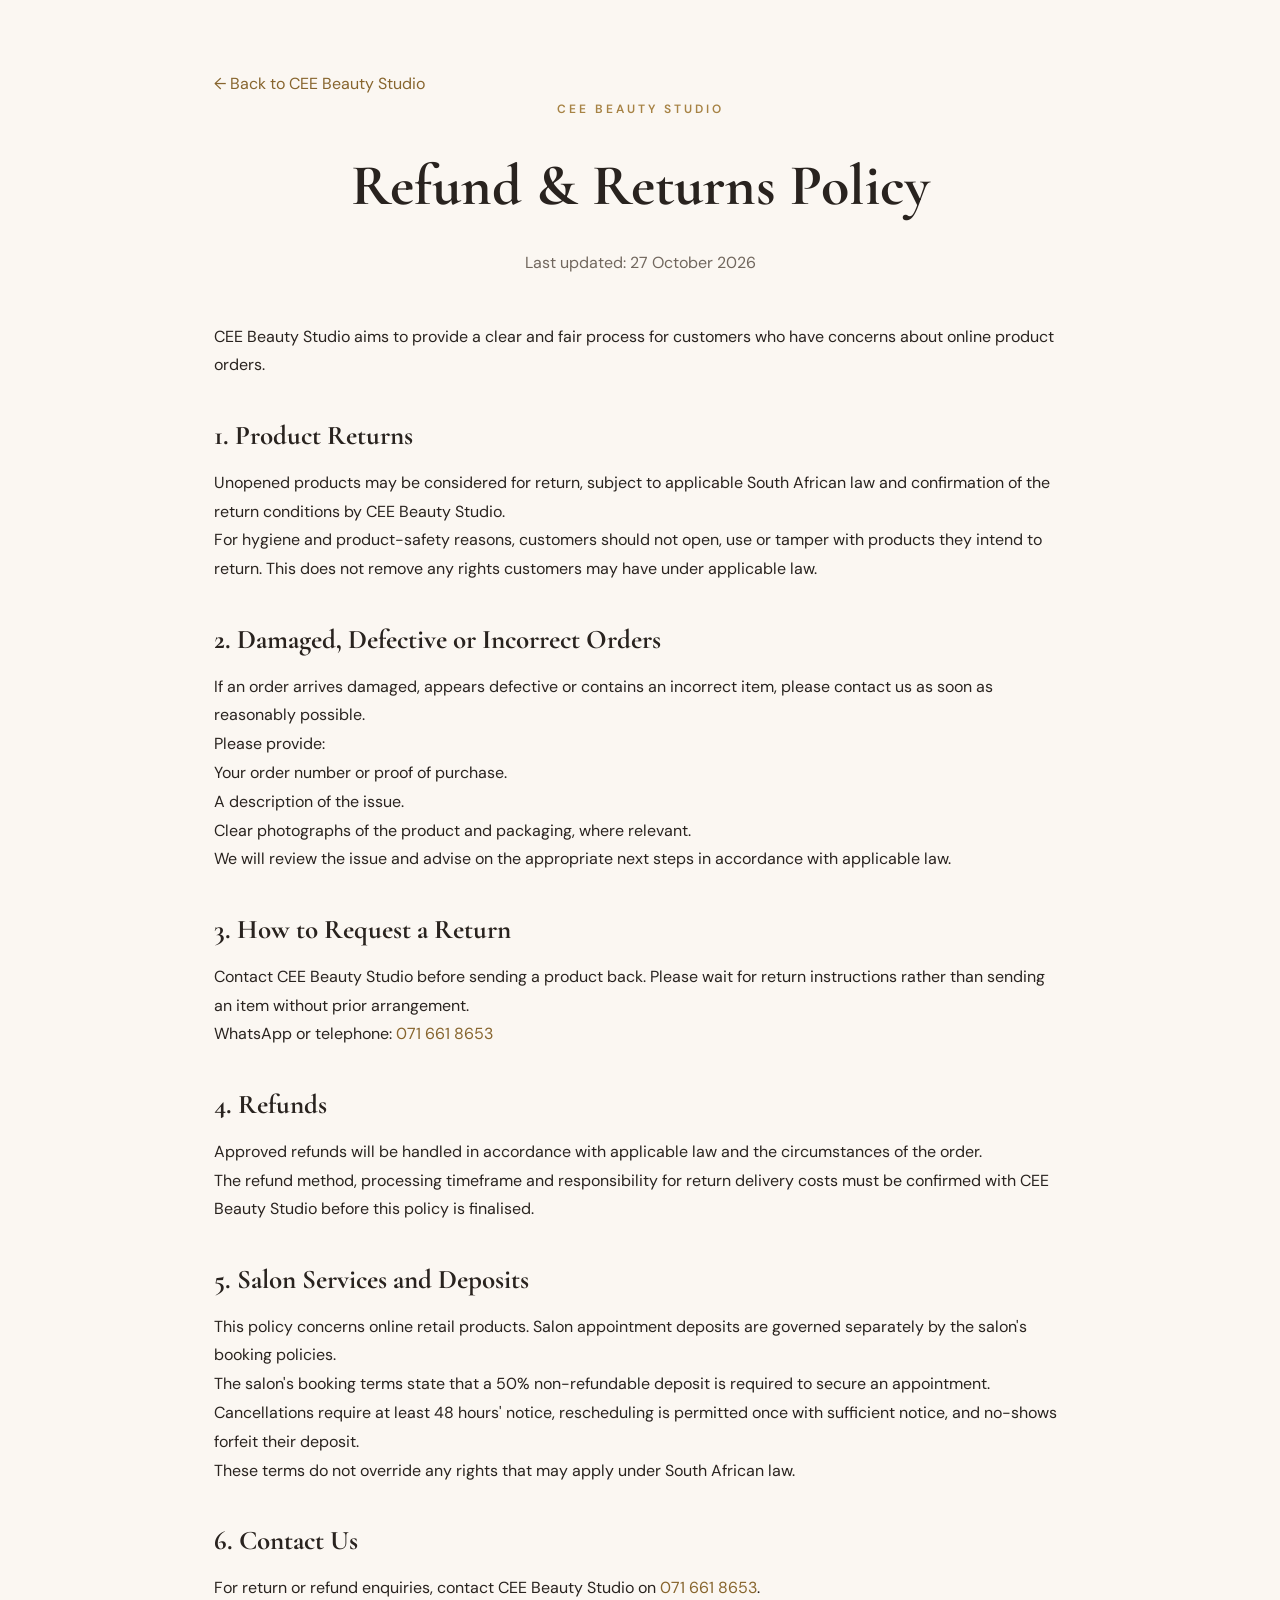
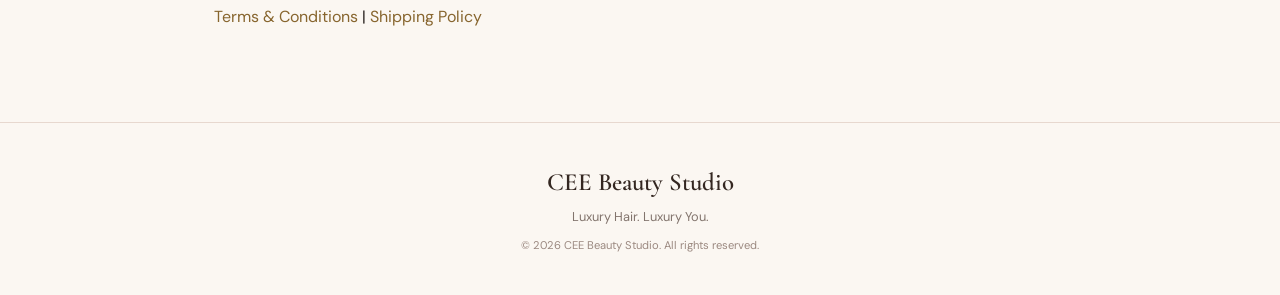
<file: refund-policy.html>
<!DOCTYPE html>
<html lang="en">
<head>
    <meta charset="UTF-8">
    <meta name="viewport" content="width=device-width, initial-scale=1.0">

    <meta name="description" content="Read CEE Beauty Studio's refund and returns policy for online beauty product orders.">

    <title>Refund & Returns Policy | CEE Beauty Studio</title>

    <link rel="preconnect" href="https://fonts.googleapis.com">
    <link rel="preconnect" href="https://fonts.gstatic.com" crossorigin>
    <link href="https://fonts.googleapis.com/css2?family=Cormorant+Garamond:wght@400;500;600;700&family=DM+Sans:wght@400;500;600&display=swap" rel="stylesheet">

    <link rel="stylesheet" href="css/style.css">

    <style>
        .policy-page {
            max-width: 900px;
            margin: 0 auto;
            padding: 70px 24px 90px;
            color: #29231f;
            line-height: 1.8;
        }

        .policy-page .eyebrow {
            color: #a78345;
            letter-spacing: 3px;
            font-size: 12px;
            text-transform: uppercase;
            text-align: center;
        }

        .policy-page h1 {
            font-family: "Cormorant Garamond", serif;
            font-size: clamp(38px, 6vw, 58px);
            text-align: center;
            margin: 10px 0;
        }

        .policy-page .intro {
            text-align: center;
            color: #71675e;
            margin-bottom: 45px;
        }

        .policy-page h2 {
            font-family: "Cormorant Garamond", serif;
            font-size: 27px;
            margin-top: 32px;
            margin-bottom: 8px;
        }

        .policy-page a {
            color: #87652e;
            overflow-wrap: anywhere;
        }
    </style>
</head>

<body>
    <main class="policy-page">

        <a href="index.html">← Back to CEE Beauty Studio</a>

        <p class="eyebrow">CEE Beauty Studio</p>
        <h1>Refund &amp; Returns Policy</h1>

        <p class="intro">
            Last updated: 27 October 2026
        </p>

        <p>
            CEE Beauty Studio aims to provide a clear and fair process
            for customers who have concerns about online product orders.
        </p>

        <h2>1. Product Returns</h2>

        <p>
            Unopened products may be considered for return, subject
            to applicable South African law and confirmation of the
            return conditions by CEE Beauty Studio.
        </p>

        <p>
            For hygiene and product-safety reasons, customers should
            not open, use or tamper with products they intend to return.
            This does not remove any rights customers may have under
            applicable law.
        </p>

        <h2>2. Damaged, Defective or Incorrect Orders</h2>

        <p>
            If an order arrives damaged, appears defective or contains
            an incorrect item, please contact us as soon as reasonably
            possible.
        </p>

        <p>Please provide:</p>
        <ul>
            <li>Your order number or proof of purchase.</li>
            <li>A description of the issue.</li>
            <li>Clear photographs of the product and packaging, where relevant.</li>
        </ul>

        <p>
            We will review the issue and advise on the appropriate
            next steps in accordance with applicable law.
        </p>

        <h2>3. How to Request a Return</h2>

        <p>
            Contact CEE Beauty Studio before sending a product back.
            Please wait for return instructions rather than sending
            an item without prior arrangement.
        </p>

        <p>
            WhatsApp or telephone:
            <a href="tel:+27716618653">071 661 8653</a>
        </p>

        <h2>4. Refunds</h2>

        <p>
            Approved refunds will be handled in accordance with
            applicable law and the circumstances of the order.
        </p>

        <p>
            The refund method, processing timeframe and responsibility
            for return delivery costs must be confirmed with
            CEE Beauty Studio before this policy is finalised.
        </p>

        <h2>5. Salon Services and Deposits</h2>

        <p>
            This policy concerns online retail products. Salon
            appointment deposits are governed separately by the
            salon's booking policies.
        </p>

        <p>
            The salon's booking terms state that a 50% non-refundable
            deposit is required to secure an appointment. Cancellations
            require at least 48 hours' notice, rescheduling is permitted
            once with sufficient notice, and no-shows forfeit their deposit.
        </p>

        <p>
            These terms do not override any rights that may apply
            under South African law.
        </p>

        <h2>6. Contact Us</h2>

        <p>
            For return or refund enquiries, contact CEE Beauty Studio
            on <a href="tel:+27716618653">071 661 8653</a>.
        </p>

        <p>
            <a href="terms.html">Terms &amp; Conditions</a> |
            <a href="shipping-policy.html">Shipping Policy</a>
        </p>
    </main>

    <footer>
        <div class="footer-brand">CEE Beauty Studio</div>
        <p>Luxury Hair. Luxury You.</p>
        <p class="copyright">
            &copy; 2026 CEE Beauty Studio. All rights reserved.
        </p>
    </footer>
</body>
</html>
</file>
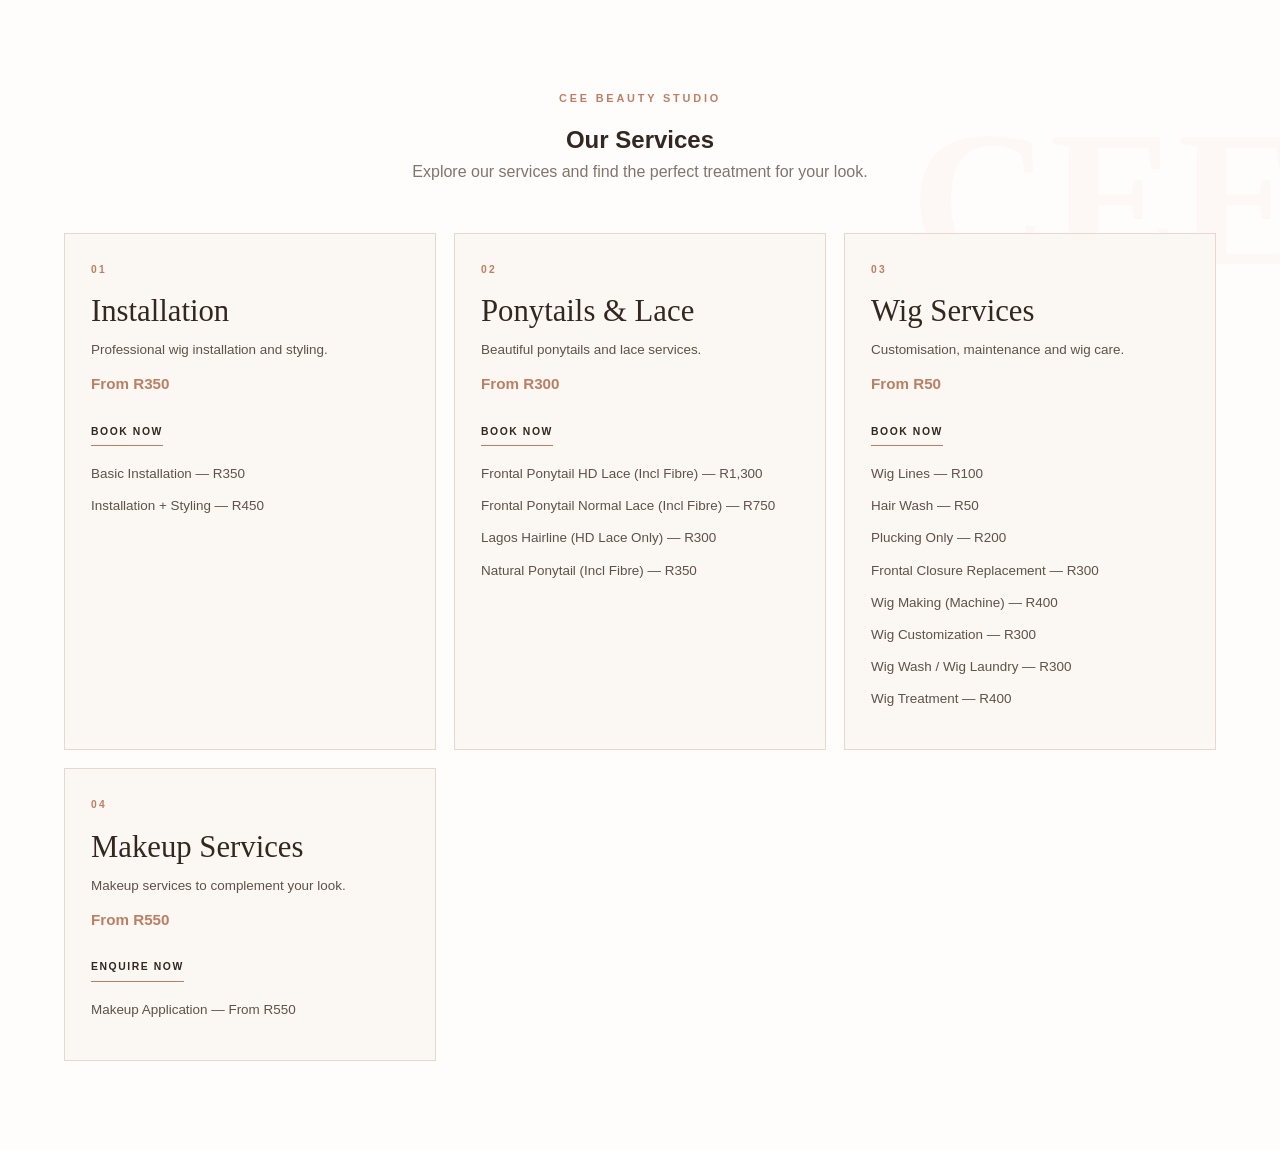
<file: services.html>
<!DOCTYPE html>
<html lang="en">
<head>
    <meta charset="UTF-8">
    <meta name="viewport" content="width=device-width, initial-scale=1.0">
    <title>Our Services | CEE Beauty Studio</title>
    <meta name="description" content="Explore hair, wig and makeup services at CEE Beauty Studio in Pretoria Central.">
    <link rel="stylesheet" href="css/style.css">
</head>
<body>

    <main>
        <section class="services">
            <div class="section-heading">
                <p class="eyebrow">CEE BEAUTY STUDIO</p>
                <h1>Our Services</h1>
                <p>Explore our services and find the perfect treatment for your look.</p>
            </div>


<div class="service-grid">

    <article class="service-card">
        <div class="service-number">01</div>
        <h3>Installation</h3>
        <p>Professional wig installation and styling.</p>
        <span>From R350</span>
        <a href="index.html#booking">Book Now</a>
        <p>Basic Installation — R350</p>
        <p>Installation + Styling — R450</p>
    </article>

    <article class="service-card">
        <div class="service-number">02</div>
        <h3>Ponytails &amp; Lace</h3>
        <p>Beautiful ponytails and lace services.</p>
        <span>From R300</span>
        <a href="index.html#booking">Book Now</a>
        <p>Frontal Ponytail HD Lace (Incl Fibre) — R1,300</p>
        <p>Frontal Ponytail Normal Lace (Incl Fibre) — R750</p>
        <p>Lagos Hairline (HD Lace Only) — R300</p>
        <p>Natural Ponytail (Incl Fibre) — R350</p>
    </article>

    <article class="service-card">
        <div class="service-number">03</div>
        <h3>Wig Services</h3>
        <p>Customisation, maintenance and wig care.</p>
        <span>From R50</span>
        <a href="index.html#booking">Book Now</a>
        <p>Wig Lines — R100</p>
        <p>Hair Wash — R50</p>
        <p>Plucking Only — R200</p>
        <p>Frontal Closure Replacement — R300</p>
        <p>Wig Making (Machine) — R400</p>
        <p>Wig Customization — R300</p>
        <p>Wig Wash / Wig Laundry — R300</p>
        <p>Wig Treatment — R400</p>
    </article>

    <article class="service-card">
        <div class="service-number">04</div>
        <h3>Makeup Services</h3>
        <p>Makeup services to complement your look.</p>
        <span>From R550</span>
        <a href="index.html#booking">Enquire Now</a>
        <p>Makeup Application — From R550</p>
    </article>

</div>

        </section>
    </main>

    <script src="js/script.js"></script>
</body>
</html>
</file>
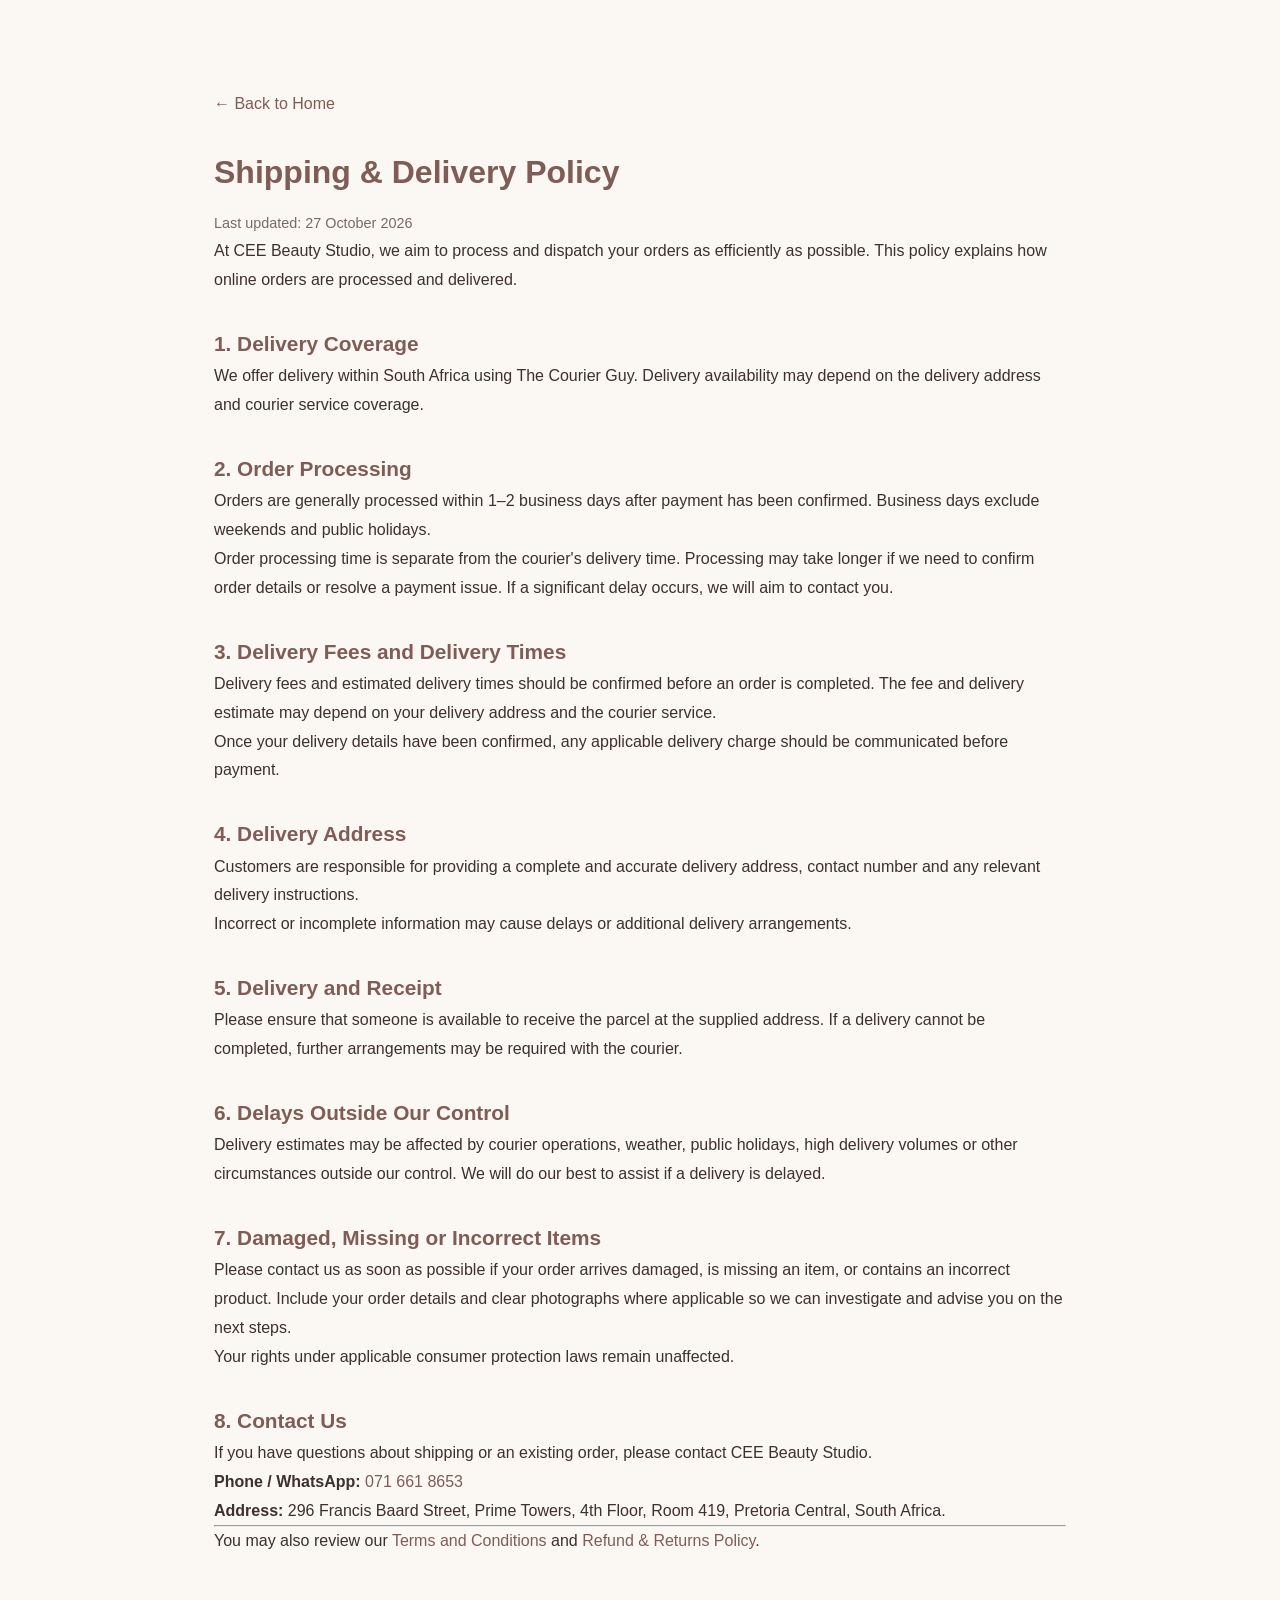
<file: shipping-policy.html>
<!DOCTYPE html>
<html lang="en">
<head>
    <meta charset="UTF-8">
    <meta name="viewport" content="width=device-width, initial-scale=1.0">
    <title>Shipping Policy | CEE Beauty Studio</title>
    <meta name="description" content="Read the shipping and delivery policy for CEE Beauty Studio online orders.">
    <link rel="stylesheet" href="css/style.css">

    <style>
        .policy-page {
            max-width: 900px;
            margin: 50px auto;
            padding: 40px 24px;
            color: #3d302d;
            line-height: 1.8;
        }

        .policy-page h1,
        .policy-page h2 {
            color: #805c57;
        }

        .policy-page h1 {
            margin-bottom: 10px;
        }

        .policy-page h2 {
            margin-top: 30px;
            font-size: 1.3rem;
        }

        .policy-page a {
            color: #805c57;
        }

        .policy-back {
            display: inline-block;
            margin-bottom: 25px;
        }

        .policy-updated {
            color: #776b67;
            font-size: 0.9rem;
        }
    </style>
</head>

<body>
    <main class="policy-page">
        <a class="policy-back" href="index.html">← Back to Home</a>

        <h1>Shipping & Delivery Policy</h1>
        <p class="policy-updated">Last updated: 27 October 2026</p>

        <p>
            At CEE Beauty Studio, we aim to process and dispatch your orders
            as efficiently as possible. This policy explains how online
            orders are processed and delivered.
        </p>

        <h2>1. Delivery Coverage</h2>
        <p>
            We offer delivery within South Africa using The Courier Guy.
            Delivery availability may depend on the delivery address and
            courier service coverage.
        </p>

        <h2>2. Order Processing</h2>
        <p>
            Orders are generally processed within 1–2 business days after
            payment has been confirmed. Business days exclude weekends and
            public holidays.
        </p>
        <p>
            Order processing time is separate from the courier's delivery
            time. Processing may take longer if we need to confirm order
            details or resolve a payment issue. If a significant delay
            occurs, we will aim to contact you.
        </p>

        <h2>3. Delivery Fees and Delivery Times</h2>
        <p>
            Delivery fees and estimated delivery times should be confirmed
            before an order is completed. The fee and delivery estimate may
            depend on your delivery address and the courier service.
        </p>
        <p>
            Once your delivery details have been confirmed, any applicable
            delivery charge should be communicated before payment.
        </p>

        <h2>4. Delivery Address</h2>
        <p>
            Customers are responsible for providing a complete and accurate
            delivery address, contact number and any relevant delivery
            instructions.
        </p>
        <p>
            Incorrect or incomplete information may cause delays or
            additional delivery arrangements.
        </p>

        <h2>5. Delivery and Receipt</h2>
        <p>
            Please ensure that someone is available to receive the parcel
            at the supplied address. If a delivery cannot be completed,
            further arrangements may be required with the courier.
        </p>

        <h2>6. Delays Outside Our Control</h2>
        <p>
            Delivery estimates may be affected by courier operations,
            weather, public holidays, high delivery volumes or other
            circumstances outside our control. We will do our best to
            assist if a delivery is delayed.
        </p>

        <h2>7. Damaged, Missing or Incorrect Items</h2>
        <p>
            Please contact us as soon as possible if your order arrives
            damaged, is missing an item, or contains an incorrect product.
            Include your order details and clear photographs where
            applicable so we can investigate and advise you on the next
            steps.
        </p>
        <p>
            Your rights under applicable consumer protection laws remain
            unaffected.
        </p>

        <h2>8. Contact Us</h2>
        <p>
            If you have questions about shipping or an existing order,
            please contact CEE Beauty Studio.
        </p>
        <p>
            <strong>Phone / WhatsApp:</strong>
            <a href="https://wa.me/27716618653">071 661 8653</a>
        </p>
        <p>
            <strong>Address:</strong> 296 Francis Baard Street, Prime
            Towers, 4th Floor, Room 419, Pretoria Central, South Africa.
        </p>

        <hr>

        <p>
            You may also review our
            <a href="terms.html">Terms and Conditions</a> and
            <a href="refund-policy.html">Refund & Returns Policy</a>.
        </p>
    </main>
</body>
</html>
</file>
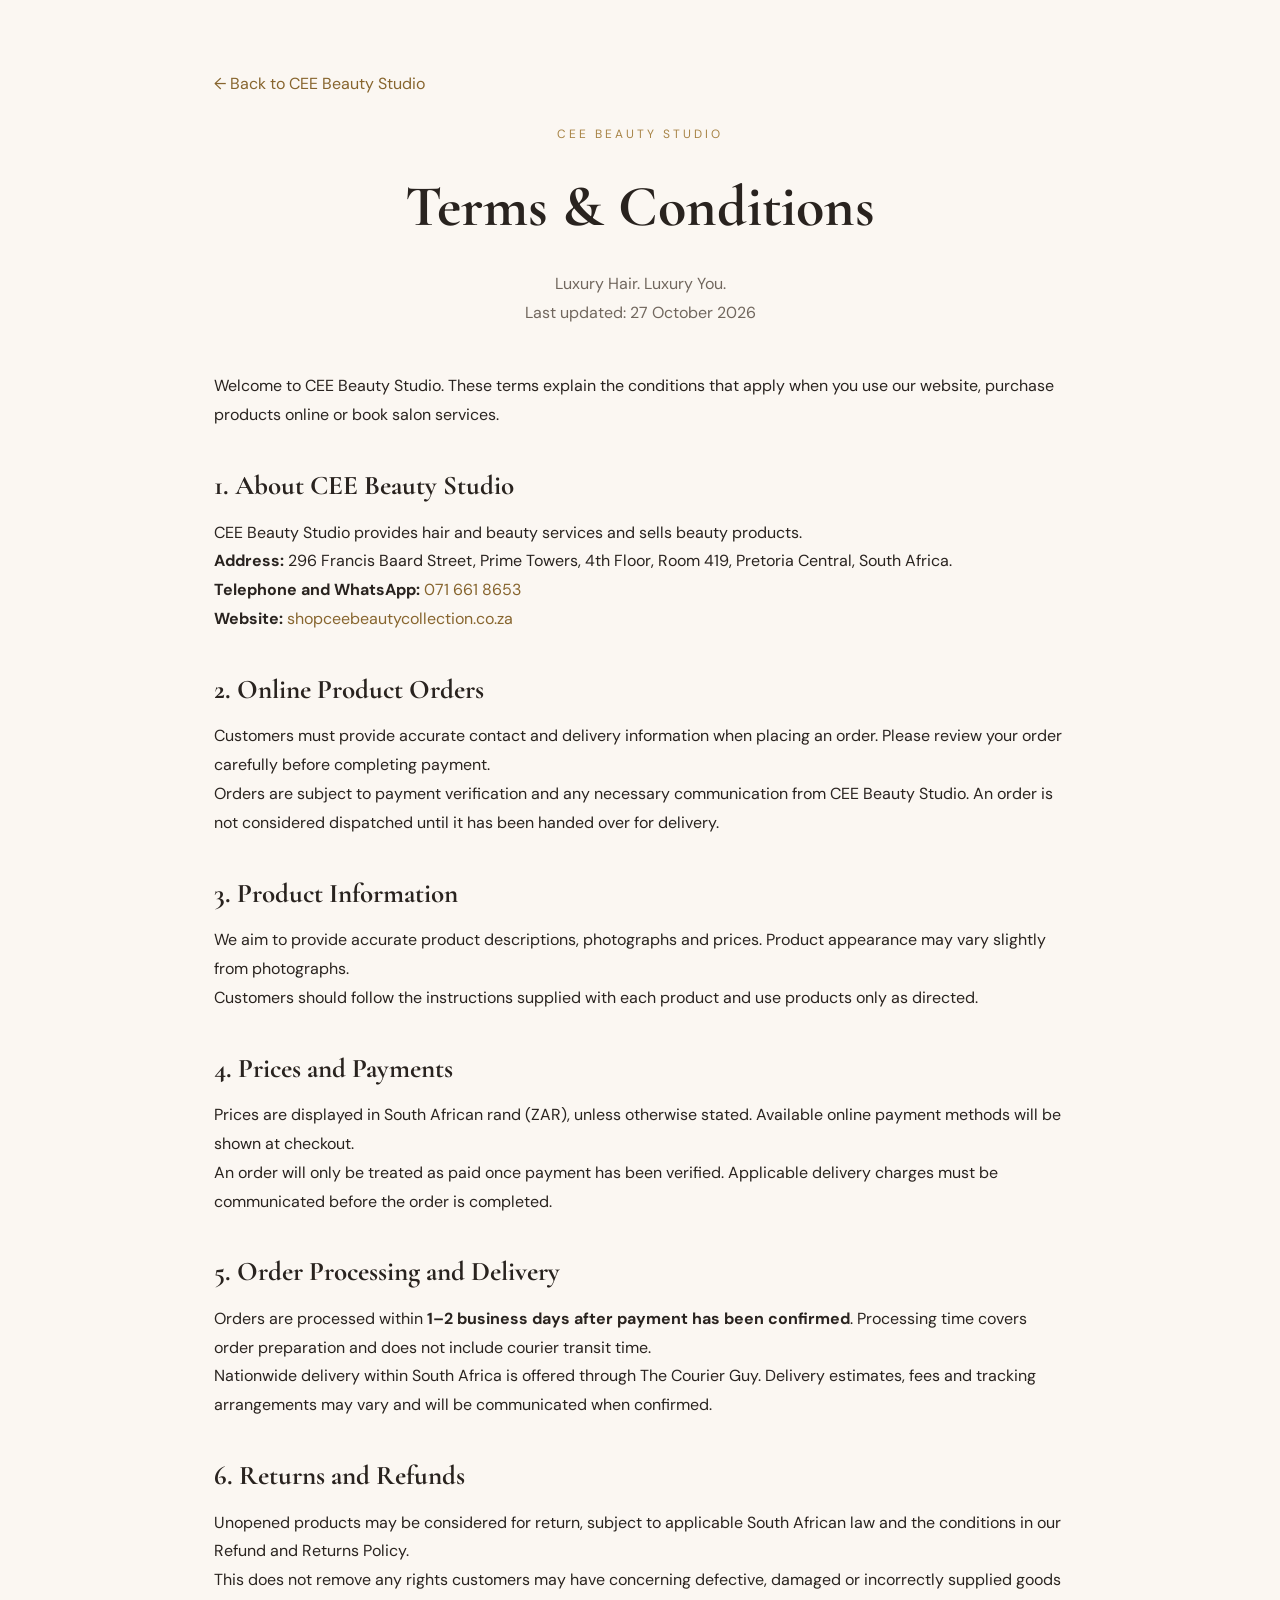
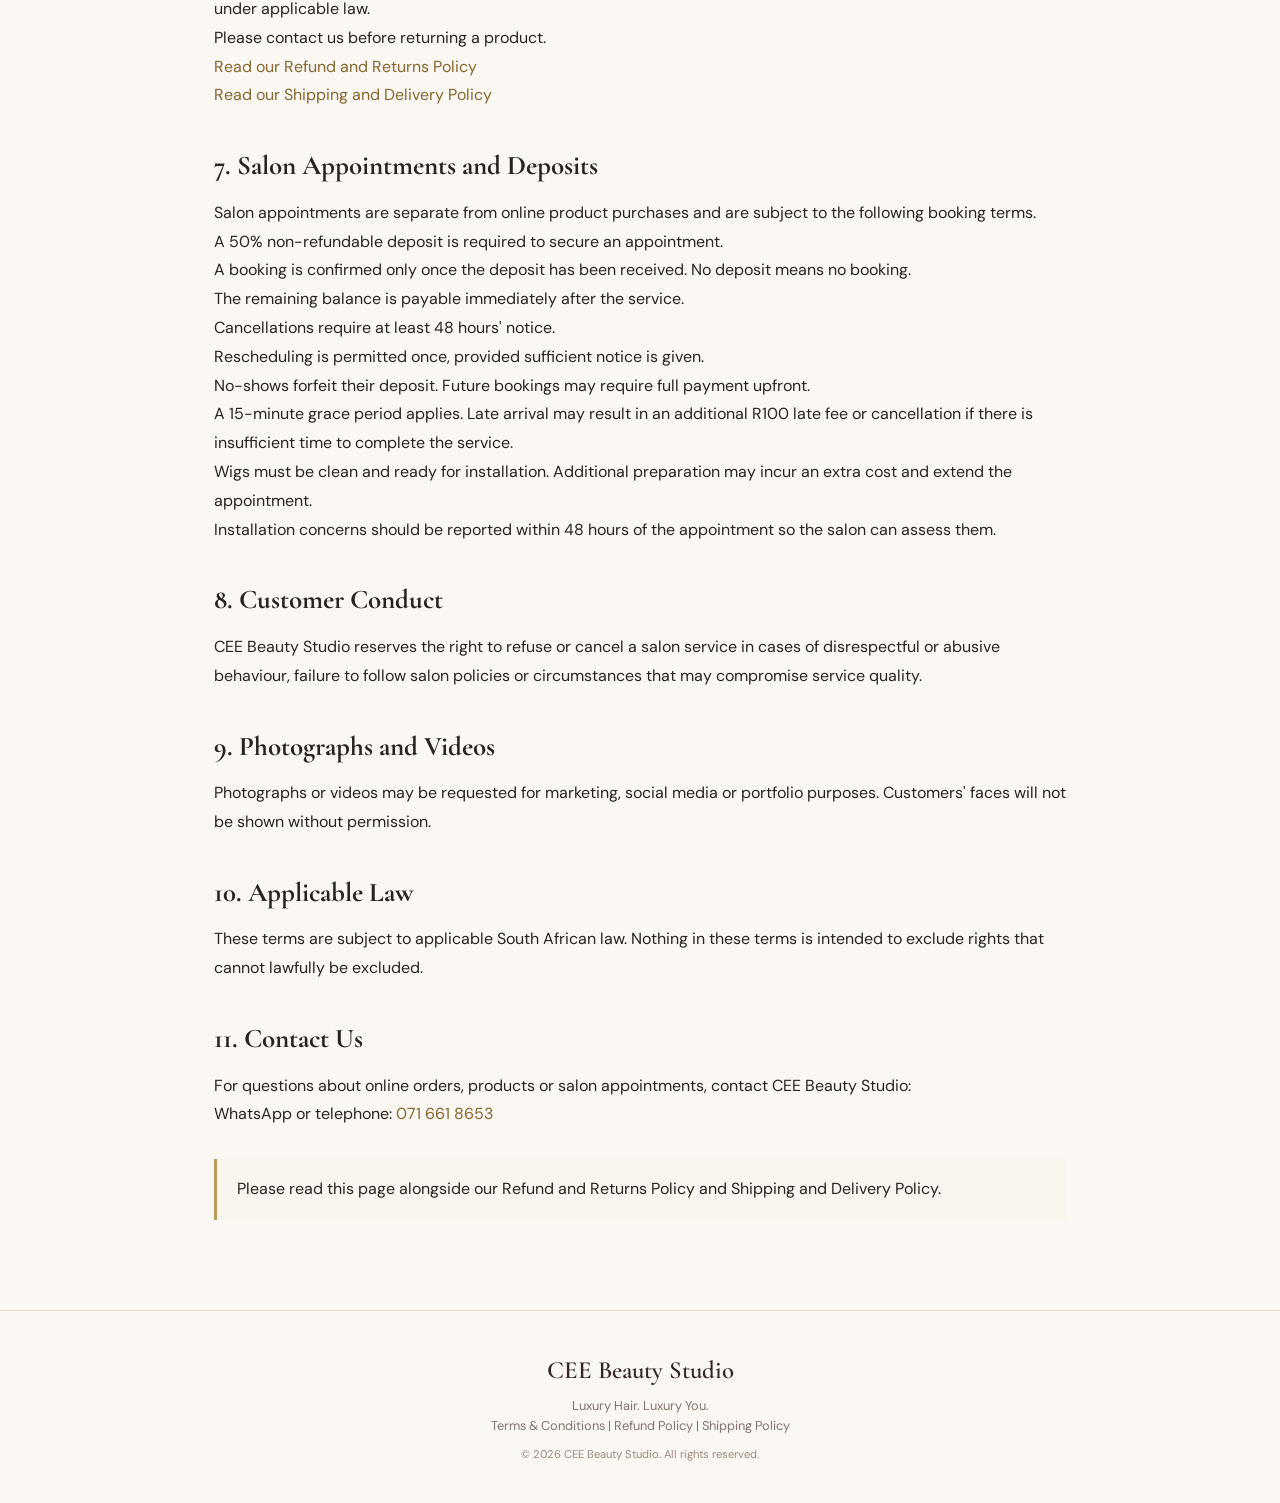
<file: terms.html>
<!DOCTYPE html>
<html lang="en">
<head>
    <meta charset="UTF-8">
    <meta name="viewport" content="width=device-width, initial-scale=1.0">

    <meta name="description" content="Read the website terms and conditions for CEE Beauty Studio, including online orders, deliveries and salon appointment policies.">

    <title>Terms and Conditions | CEE Beauty Studio</title>

    <link rel="preconnect" href="https://fonts.googleapis.com">
    <link rel="preconnect" href="https://fonts.gstatic.com" crossorigin>

    <link href="https://fonts.googleapis.com/css2?family=Cormorant+Garamond:wght@400;500;600;700&family=DM+Sans:wght@400;500;600&display=swap" rel="stylesheet">

    <link rel="stylesheet" href="css/style.css">

    <style>
        .policy-page {
            max-width: 900px;
            margin: 0 auto;
            padding: 70px 24px 90px;
            color: #29231f;
            line-height: 1.8;
        }

        .policy-page .policy-eyebrow {
            color: #a78345;
            letter-spacing: 3px;
            font-size: 12px;
            text-transform: uppercase;
            text-align: center;
        }

        .policy-page h1 {
            font-family: "Cormorant Garamond", serif;
            font-size: clamp(38px, 6vw, 58px);
            text-align: center;
            margin: 10px 0;
        }

        .policy-page .policy-intro {
            text-align: center;
            margin-bottom: 45px;
            color: #71675e;
        }

        .policy-page h2 {
            font-family: "Cormorant Garamond", serif;
            font-size: 27px;
            margin-top: 32px;
            margin-bottom: 8px;
        }

        .policy-page a {
            color: #87652e;
            overflow-wrap: anywhere;
        }

        .policy-back {
            display: inline-block;
            margin-bottom: 25px;
        }

        .policy-note {
            background: #faf5ed;
            border-left: 3px solid #b89a62;
            padding: 16px 20px;
            margin-top: 30px;
        }
    </style>
</head>

<body>

    <main class="policy-page">

        <a class="policy-back" href="index.html">
            ← Back to CEE Beauty Studio
        </a>

        <p class="policy-eyebrow">CEE Beauty Studio</p>

        <h1>Terms &amp; Conditions</h1>

        <p class="policy-intro">
            Luxury Hair. Luxury You.<br>
            Last updated: 27 October 2026
        </p>

        <p>
            Welcome to CEE Beauty Studio. These terms explain the
            conditions that apply when you use our website, purchase
            products online or book salon services.
        </p>

        <h2>1. About CEE Beauty Studio</h2>

        <p>
            CEE Beauty Studio provides hair and beauty services and
            sells beauty products.
        </p>

        <p>
            <strong>Address:</strong> 296 Francis Baard Street,
            Prime Towers, 4th Floor, Room 419, Pretoria Central,
            South Africa.
        </p>

        <p>
            <strong>Telephone and WhatsApp:</strong>
            <a href="tel:+27716618653">071 661 8653</a>
        </p>

        <p>
            <strong>Website:</strong>
            <a href="https://shopceebeautycollection.co.za">
                shopceebeautycollection.co.za
            </a>
        </p>

        <h2>2. Online Product Orders</h2>

        <p>
            Customers must provide accurate contact and delivery
            information when placing an order. Please review your
            order carefully before completing payment.
        </p>

        <p>
            Orders are subject to payment verification and any
            necessary communication from CEE Beauty Studio. An order
            is not considered dispatched until it has been handed
            over for delivery.
        </p>

        <h2>3. Product Information</h2>

        <p>
            We aim to provide accurate product descriptions,
            photographs and prices. Product appearance may vary
            slightly from photographs.
        </p>

        <p>
            Customers should follow the instructions supplied with
            each product and use products only as directed.
        </p>

        <h2>4. Prices and Payments</h2>

        <p>
            Prices are displayed in South African rand (ZAR), unless
            otherwise stated. Available online payment methods will
            be shown at checkout.
        </p>

        <p>
            An order will only be treated as paid once payment has
            been verified. Applicable delivery charges must be
            communicated before the order is completed.
        </p>

        <h2>5. Order Processing and Delivery</h2>

        <p>
            Orders are processed within <strong>1–2 business days
            after payment has been confirmed</strong>. Processing
            time covers order preparation and does not include
            courier transit time.
        </p>

        <p>
            Nationwide delivery within South Africa is offered
            through The Courier Guy. Delivery estimates, fees and
            tracking arrangements may vary and will be communicated
            when confirmed.
        </p>

        <h2>6. Returns and Refunds</h2>

        <p>
            Unopened products may be considered for return, subject
            to applicable South African law and the conditions in
            our Refund and Returns Policy.
        </p>

        <p>
            This does not remove any rights customers may have
            concerning defective, damaged or incorrectly supplied
            goods under applicable law.
        </p>

        <p>
            Please contact us before returning a product.
        </p>

        <p>
            <a href="refund-policy.html">Read our Refund and Returns Policy</a>
        </p>

        <p>
            <a href="shipping-policy.html">Read our Shipping and Delivery Policy</a>
        </p>

        <h2>7. Salon Appointments and Deposits</h2>

        <p>
            Salon appointments are separate from online product
            purchases and are subject to the following booking terms.
        </p>

        <ul>
            <li>A 50% non-refundable deposit is required to secure an appointment.</li>
            <li>A booking is confirmed only once the deposit has been received. No deposit means no booking.</li>
            <li>The remaining balance is payable immediately after the service.</li>
            <li>Cancellations require at least 48 hours' notice.</li>
            <li>Rescheduling is permitted once, provided sufficient notice is given.</li>
            <li>No-shows forfeit their deposit. Future bookings may require full payment upfront.</li>
            <li>A 15-minute grace period applies. Late arrival may result in an additional R100 late fee or cancellation if there is insufficient time to complete the service.</li>
            <li>Wigs must be clean and ready for installation. Additional preparation may incur an extra cost and extend the appointment.</li>
            <li>Installation concerns should be reported within 48 hours of the appointment so the salon can assess them.</li>
        </ul>

        <h2>8. Customer Conduct</h2>

        <p>
            CEE Beauty Studio reserves the right to refuse or cancel
            a salon service in cases of disrespectful or abusive
            behaviour, failure to follow salon policies or
            circumstances that may compromise service quality.
        </p>

        <h2>9. Photographs and Videos</h2>

        <p>
            Photographs or videos may be requested for marketing,
            social media or portfolio purposes. Customers' faces
            will not be shown without permission.
        </p>

        <h2>10. Applicable Law</h2>

        <p>
            These terms are subject to applicable South African law.
            Nothing in these terms is intended to exclude rights
            that cannot lawfully be excluded.
        </p>

        <h2>11. Contact Us</h2>

        <p>
            For questions about online orders, products or salon
            appointments, contact CEE Beauty Studio:
        </p>

        <p>
            WhatsApp or telephone:
            <a href="tel:+27716618653">071 661 8653</a>
        </p>

        <div class="policy-note">
            Please read this page alongside our Refund and Returns
            Policy and Shipping and Delivery Policy.
        </div>

    </main>

    <footer>
        <div class="footer-brand">CEE Beauty Studio</div>
        <p>Luxury Hair. Luxury You.</p>
        <p>
            <a href="terms.html">Terms &amp; Conditions</a> |
            <a href="refund-policy.html">Refund Policy</a> |
            <a href="shipping-policy.html">Shipping Policy</a>
        </p>
        <p class="copyright">
            &copy; 2026 CEE Beauty Studio. All rights reserved.
        </p>
    </footer>

</body>
</html>
</file>
<file: css/style.css>
/* =========================================================
   CEE BEAUTY STUDIO
   Modern Luxury Website
   Responsive / Fluid Layout
========================================================= */


/* =========================================================
   BRAND VARIABLES
========================================================= */

:root {
    --ivory: #fbf7f2;
    --white: #fffdfb;
    --soft-cream: #f5ece5;
    --blush: #ead5c9;
    --blush-light: #f8eee8;

    --rose-gold: #bd7f64;
    --rose-dark: #8e5b48;
    --champagne: #cda184;

    --brown: #342721;
    --text: #5f514b;
    --muted: #82746d;

    --border: #e7d8cf;

    --serif: "Cormorant Garamond", Georgia, serif;
    --sans: "DM Sans", Arial, sans-serif;
}


/* =========================================================
   RESET
========================================================= */

* {
    margin: 0;
    padding: 0;
    box-sizing: border-box;
}

html {
    scroll-behavior: smooth;
}

body {
    font-family: var(--sans);
    background: var(--ivory);
    color: var(--brown);
    line-height: 1.6;
    overflow-x: hidden;
}

img {
    display: block;
    max-width: 100%;
}

a {
    color: inherit;
    text-decoration: none;
}

ul {
    list-style: none;
}

section {
    scroll-margin-top: 86px;
}


/* =========================================================
   TYPOGRAPHY
========================================================= */

.eyebrow {
    margin-bottom: 14px;

    color: var(--rose-gold);

    font-size: 0.68rem;
    font-weight: 600;
    letter-spacing: 0.26em;
    text-transform: uppercase;
}

.section-heading {
    width: min(100%, 760px);

    margin: 0 auto 48px;

    text-align: center;
}

.section-heading h2 {
    margin-bottom: 16px;

    font-family: var(--serif);
    font-size: clamp(2.8rem, 5vw, 5rem);
    font-weight: 500;
    line-height: 0.95;
    letter-spacing: -0.025em;

    color: var(--brown);
}

.section-heading > p:last-child {
    color: var(--muted);
}


/* =========================================================
   NAVIGATION
========================================================= */

.site-header {
    position: sticky;
    top: 0;
    z-index: 1000;

    background: rgba(255, 253, 251, 0.94);

    border-bottom: 1px solid rgba(231, 216, 207, 0.85);

    backdrop-filter: blur(14px);
    -webkit-backdrop-filter: blur(14px);
}

.navbar {
    width: min(1380px, 100%);

    min-height: 82px;

    margin: 0 auto;

    padding-inline: clamp(24px, 5vw, 72px);

    display: flex;
    align-items: center;
    justify-content: space-between;

    gap: clamp(18px, 3vw, 40px);
}


/* Brand */

.brand {
    flex-shrink: 0;

    color: var(--brown);

    font-family: var(--serif);
    font-size: clamp(1.05rem, 1.5vw, 1.4rem);
    font-weight: 600;

    letter-spacing: 0.07em;

    white-space: nowrap;

    transition: color 0.3s ease;
}

.brand:hover {
    color: var(--rose-gold);
}


/* Links */

.nav-links {
    display: flex;
    align-items: center;

    gap: clamp(18px, 2.4vw, 34px);

    margin-left: auto;
}

.nav-links a {
    position: relative;

    color: var(--brown);

    font-size: 0.67rem;
    font-weight: 600;

    letter-spacing: 0.13em;

    text-transform: uppercase;

    transition: color 0.3s ease;
}

.nav-links a::after {
    content: "";

    position: absolute;

    left: 0;
    bottom: -7px;

    width: 0;
    height: 1px;

    background: var(--rose-gold);

    transition: width 0.3s ease;
}

.nav-links a:hover {
    color: var(--rose-gold);
}

.nav-links a:hover::after {
    width: 100%;
}


/* Book button */

.nav-button {
    flex-shrink: 0;

    display: inline-flex;
    align-items: center;
    justify-content: center;

    min-height: 44px;

    padding-inline: 20px;

    background: var(--rose-gold);

    border: 1px solid var(--rose-gold);

    color: var(--white);

    font-size: 0.65rem;
    font-weight: 600;

    letter-spacing: 0.15em;

    text-transform: uppercase;

    transition:
        background 0.3s ease,
        border-color 0.3s ease,
        transform 0.3s ease,
        box-shadow 0.3s ease;
}

.nav-button:hover {
    background: var(--rose-dark);
    border-color: var(--rose-dark);

    transform: translateY(-2px);

    box-shadow:
        0 10px 22px rgba(142, 91, 72, 0.14);
}


/* =========================================================
   HERO
========================================================= */

.hero {
    position: relative;

    min-height: max(
        600px,
        calc(100vh - 82px)
    );

    padding:
        clamp(50px, 6vw, 80px)
        clamp(24px, 5vw, 72px)
        clamp(45px, 5vw, 70px);

    display: grid;

    grid-template-columns:
        minmax(0, 0.9fr)
        minmax(0, 1.1fr);

    align-items: center;

    gap: clamp(20px, 4vw, 65px);

    overflow: hidden;

    background:
        radial-gradient(
            circle at 80% 40%,
            rgba(205, 161, 132, 0.16),
            transparent 32%
        ),
        linear-gradient(
            120deg,
            #fffdfa 0%,
            #fbf3ed 48%,
            #f5e7de 100%
        );
}


/* Soft background glow */

.hero::before {
    content: "";

    position: absolute;

    width: clamp(350px, 42vw, 650px);
    height: clamp(350px, 42vw, 650px);

    top: 5%;
    right: -5%;

    border-radius: 50%;

    background:
        rgba(234, 213, 201, 0.28);

    filter: blur(100px);

    pointer-events: none;
}


/* Hero text */

.hero-content {
    position: relative;
    z-index: 2;

    width: min(100%, 650px);

    animation:
        heroTextIn 0.8s ease both;
}

.hero-eyebrow {
    margin-bottom: 20px;

    color: var(--rose-gold);

    font-size: 0.68rem;
    font-weight: 600;

    letter-spacing: 0.28em;

    text-transform: uppercase;
}


/* Hero heading */

.hero h1 {
    margin-bottom: 27px;

    font-family: var(--serif);

    font-size:
        clamp(
            3.3rem,
            5.6vw,
            6.5rem
        );

    font-weight: 500;

    line-height: 0.9;

    letter-spacing: -0.035em;

    color: var(--brown);
}

.hero h1 span {
    display: block;

    color: var(--rose-gold);

    font-style: italic;

    font-weight: 500;
}


/* Hero description */

.hero-description {
    width: min(100%, 550px);

    margin-bottom: 34px;

    color: var(--text);

    font-size: clamp(0.88rem, 1vw, 0.98rem);

    line-height: 1.8;
}


/* Hero buttons */

.hero-buttons {
    display: flex;

    align-items: center;

    gap: 11px;

    flex-wrap: wrap;
}


/* Hero artwork */

.hero-image {
    position: relative;
    z-index: 2;

    width: 100%;

    display: flex;
    align-items: center;
    justify-content: center;

    min-width: 0;

    animation:
        heroImageIn 1s ease 0.15s both;
}

.hero-image img {
    width:
        clamp(
            420px,
            43vw,
            760px
        );

    max-width: 100%;

    height: auto;

    object-fit: contain;

    filter:
        drop-shadow(
            0 25px 35px
            rgba(91, 56, 44, 0.09)
        );

    animation:
        heroFloat 8s ease-in-out infinite;
}


/* =========================================================
   BUTTONS
========================================================= */

.button {
    display: inline-flex;

    align-items: center;
    justify-content: center;

    min-height: 50px;

    padding-inline: clamp(20px, 2.2vw, 28px);

    font-size: 0.67rem;
    font-weight: 600;

    letter-spacing: 0.14em;

    text-transform: uppercase;

    transition:
        transform 0.3s ease,
        background 0.3s ease,
        border-color 0.3s ease,
        color 0.3s ease,
        box-shadow 0.3s ease;
}

.button-primary {
    background: var(--rose-gold);

    border: 1px solid var(--rose-gold);

    color: var(--white);

    box-shadow:
        0 9px 22px rgba(189, 127, 100, 0.13);
}

.button-primary:hover {
    background: var(--rose-dark);

    border-color: var(--rose-dark);

    transform: translateY(-2px);

    box-shadow:
        0 13px 26px rgba(142, 91, 72, 0.15);
}

.button-secondary {
    background: rgba(255, 255, 255, 0.55);

    border: 1px solid var(--rose-gold);

    color: var(--brown);
}

.button-secondary:hover {
    background: var(--brown);

    border-color: var(--brown);

    color: var(--white);

    transform: translateY(-2px);
}


/* =========================================================
   FEATURED PRODUCT
========================================================= */

.featured-product {
    position: relative;

    padding:
        clamp(70px, 7vw, 105px)
        clamp(24px, 5vw, 72px)
        clamp(75px, 7vw, 110px);

    overflow: hidden;

    background:
        linear-gradient(
            135deg,
            #fffdfa 0%,
            #f9eee7 55%,
            #f2ded3 100%
        );

    border-top: 1px solid var(--border);
}


/* Product glow */

.featured-product::before {
    content: "";

    position: absolute;

    width: 500px;
    height: 500px;

    top: 50%;
    left: 3%;

    transform: translateY(-50%);

    border-radius: 50%;

    background:
        rgba(205, 161, 132, 0.10);

    filter: blur(90px);

    pointer-events: none;
}


.product-content {
    position: relative;
    z-index: 2;

    width: min(1250px, 100%);

    margin: 0 auto;

    display: grid;

    grid-template-columns:
        minmax(0, 0.85fr)
        minmax(0, 1.15fr);

    gap: clamp(40px, 6vw, 90px);

    align-items: center;
}


/* Product image */

.product-image {
    position: relative;

    min-width: 0;
    min-height: 480px;

    display: flex;

    align-items: center;
    justify-content: center;
}

.product-image img {
    position: relative;
    z-index: 2;

    width:
        clamp(
            300px,
            30vw,
            430px
        );

    max-width: 92%;

    max-height: 560px;

    height: auto;

    object-fit: contain;

    filter:
        drop-shadow(
            0 25px 28px
            rgba(74, 46, 37, 0.13)
        );

    animation:
        productFloat 7s ease-in-out infinite;
}


/* Product floor shadow */

.product-image::after {
    content: "";

    position: absolute;

    bottom: 50px;
    left: 50%;

    width: 190px;
    height: 28px;

    transform: translateX(-50%);

    border-radius: 50%;

    background:
        rgba(70, 45, 37, 0.10);

    filter: blur(16px);

    pointer-events: none;
}


/* NEW badge */

.product-badge {
    position: absolute;

    top: 30px;
    left: 50%;

    transform: translateX(-155px);

    z-index: 4;

    width: 48px;
    height: 48px;

    display: flex;

    align-items: center;
    justify-content: center;

    border-radius: 50%;

    background: var(--rose-gold);

    color: var(--white);

    font-size: 0.48rem;
    font-weight: 700;

    letter-spacing: 0.12em;

    box-shadow:
        0 10px 20px
        rgba(189, 127, 100, 0.18);
}


/* Product info */

.product-info {
    width: min(100%, 620px);
}

.product-label {
    margin-bottom: 16px;

    color: var(--rose-gold);

    font-size: 0.67rem;
    font-weight: 600;

    letter-spacing: 0.27em;

    text-transform: uppercase;
}

.product-info h2 {
    margin-bottom: 22px;

    font-family: var(--serif);

    font-size:
        clamp(
            3rem,
            5vw,
            5.1rem
        );

    font-weight: 500;

    line-height: 0.91;

    letter-spacing: -0.03em;

    color: var(--brown);
}

.product-info h2 span {
    display: block;

    color: var(--rose-gold);

    font-style: italic;
}

.product-description {
    width: min(100%, 540px);

    margin-bottom: 30px;

    color: var(--text);

    font-size: 0.94rem;

    line-height: 1.8;
}


/* Product feature cards */

.product-features {
    display: grid;

    grid-template-columns:
        repeat(3, minmax(0, 1fr));

    gap: 10px;

    margin-bottom: 30px;
}

.feature {
    min-height: 135px;

    padding: 18px;

    background:
        rgba(255, 255, 255, 0.62);

    border:
        1px solid
        rgba(189, 127, 100, 0.18);

    transition:
        transform 0.3s ease,
        border-color 0.3s ease,
        box-shadow 0.3s ease;
}

.feature:hover {
    transform: translateY(-4px);

    border-color:
        rgba(189, 127, 100, 0.42);

    box-shadow:
        0 12px 25px
        rgba(91, 56, 44, 0.06);
}

.feature-icon {
    display: block;

    margin-bottom: 10px;

    color: var(--rose-gold);

    font-size: 1rem;
}

.feature strong {
    display: block;

    margin-bottom: 4px;

    color: var(--brown);

    font-size: 0.64rem;
    font-weight: 700;

    letter-spacing: 0.08em;

    text-transform: uppercase;
}

.feature p {
    color: var(--muted);

    font-size: 0.73rem;

    line-height: 1.45;
}


/* Product price */

.product-price {
    display: flex;

    align-items: baseline;

    gap: 12px;

    margin-bottom: 22px;
}

.product-price span {
    color: var(--muted);

    font-size: 0.7rem;
    font-weight: 600;

    letter-spacing: 0.14em;

    text-transform: uppercase;
}

.product-price strong {
    color: var(--brown);

    font-family: var(--serif);

    font-size: 2.3rem;
    font-weight: 600;
}


/* Product buttons */

.product-actions {
    display: flex;

    align-items: center;

    gap: 10px;

    flex-wrap: wrap;

    margin-bottom: 18px;
}

.delivery-note {
    color: var(--muted);

    font-size: 0.73rem;
}


/* =========================================================
   SERVICES
========================================================= */

.services {
    position: relative;

    padding:
        clamp(75px, 7vw, 105px)
        clamp(24px, 5vw, 72px)
        clamp(80px, 7vw, 110px);

    overflow: hidden;

    background: var(--white);
}

.services::after {
    content: "CEE";

    position: absolute;

    top: 4%;
    right: -2%;

    font-family: var(--serif);

    font-size: clamp(9rem, 15vw, 14rem);

    font-weight: 600;

    color:
        rgba(189, 127, 100, 0.035);

    pointer-events: none;
}

.service-grid {
    position: relative;
    z-index: 2;

    width: min(1200px, 100%);

    margin: 0 auto;

    display: grid;

    grid-template-columns:
        repeat(3, minmax(0, 1fr));

    gap: 18px;
}


.service-card {
    padding: 28px 26px;
    background: var(--ivory);
    border: 1px solid var(--border);
    transition: transform 0.35s ease,
                box-shadow 0.35s ease,
                border-color 0.35s ease;
}


.service-card:hover {
    transform: translateY(-7px);

    border-color: var(--rose-gold);

    box-shadow:
        0 18px 36px
        rgba(91, 56, 44, 0.07);
}

.service-number {
    margin-bottom: 18px;

    color: var(--rose-gold);

    font-size: 0.64rem;
    font-weight: 600;

    letter-spacing: 0.23em;
}

.service-card h3 {
    margin-bottom: 13px;

    font-family: var(--serif);

    font-size:
        clamp(
            1.75rem,
            2.4vw,
            2.05rem
        );

    font-weight: 500;

    line-height: 1;

    color: var(--brown);
}

.service-card p {
    min-height: 0px;
    margin-bottom: 12px;
    color: var(--text);
    font-size: 0.84rem;
    line-height: 1.5;
}

.service-card > span {
    display: block;

    margin-bottom: 20px;

    color: var(--rose-gold);

    font-size: 0.95rem;
    font-weight: 700;
}

.service-card > a {
    display: inline-block;

    padding-bottom: 5px;

    border-bottom:
        1px solid
        var(--rose-gold);

    color: var(--brown);

    font-size: 0.65rem;
    font-weight: 700;

    letter-spacing: 0.15em;

    text-transform: uppercase;

    transition: color 0.3s ease;
}

.service-card > a:hover {
    color: var(--rose-gold);
}


/* View all */

.services-link {
    position: relative;
    z-index: 2;

    margin-top: 38px;

    text-align: center;
}
/* =========================================================
   GALLERY
========================================================= */

.gallery {
    padding:
        clamp(75px, 7vw, 105px)
        clamp(24px, 5vw, 72px)
        clamp(80px, 7vw, 110px);

    background: var(--soft-cream);
}

.gallery-grid {
    width: min(1200px, 100%);

    margin: 0 auto;

    display: grid;

    grid-template-columns:
        repeat(2, minmax(0, 1fr));

    gap: 16px;
}

.gallery-placeholder {
    position: relative;

    min-height:
        clamp(
            260px,
            32vw,
            390px
        );

    display: flex;

    align-items: center;
    justify-content: center;

    overflow: hidden;

    background:
        linear-gradient(
            145deg,
            #ecd9ce,
            #f8efea
        );

    border: 1px solid var(--border);

    color: var(--rose-dark);

    font-family: var(--serif);

    font-size: 1.35rem;

    transition:
        transform 0.35s ease,
        box-shadow 0.35s ease;
}

.gallery-placeholder:hover {
    transform: scale(1.01);

    box-shadow:
        0 18px 36px
        rgba(91, 56, 44, 0.09);
}

.gallery-placeholder span {
    opacity: 0.68;
}


/* =========================================================
   ABOUT
========================================================= */

.about {
    padding:
        clamp(75px, 7vw, 105px)
        clamp(24px, 5vw, 72px);

    background:
        linear-gradient(
            135deg,
            #fffdfa,
            #f9f0ea
        );
}

.about-layout {
    width: min(1150px, 100%);

    margin: 0 auto;

    display: grid;

    grid-template-columns:
        minmax(0, 0.9fr)
        minmax(0, 1.1fr);

    gap: clamp(40px, 7vw, 90px);

    align-items: center;
}

.about-intro h2 {
    font-family: var(--serif);

    font-size:
        clamp(
            3rem,
            5.2vw,
            5.4rem
        );

    font-weight: 500;

    line-height: 0.9;

    letter-spacing: -0.03em;
}

.about-intro h2 span {
    color: var(--rose-gold);

    font-style: italic;
}

.about-text {
    width: min(100%, 620px);
}

.about-text p {
    margin-bottom: 20px;

    color: var(--text);

    font-size: 0.95rem;

    line-height: 1.85;
}


/* =========================================================
   BOOKING
========================================================= */

.booking {
    position: relative;

    padding:
        clamp(75px, 7vw, 105px)
        clamp(24px, 5vw, 72px);

    overflow: hidden;

    text-align: center;

    background:
        linear-gradient(
            135deg,
            #d8a992,
            #c88c74
        );

    color: var(--white);
}

.booking::before {
    content: "";

    position: absolute;

    width: 480px;
    height: 480px;

    top: -270px;
    right: -110px;

    border:
        1px solid
        rgba(255, 255, 255, 0.23);

    border-radius: 50%;
}

.booking-content {
    position: relative;
    z-index: 2;

    width: min(760px, 100%);

    margin: 0 auto;
}

.booking .eyebrow {
    color: rgba(255, 255, 255, 0.78);
}

.booking h2 {
    margin-bottom: 18px;

    font-family: var(--serif);

    font-size:
        clamp(
            3rem,
            5vw,
            5rem
        );

    font-weight: 500;

    line-height: 0.95;
}

.booking-content > p:not(.eyebrow) {
    width: min(100%, 620px);

    margin:
        0
        auto
        30px;

    color:
        rgba(255, 255, 255, 0.9);
}

.booking .button-primary {
    background: var(--white);

    border-color: var(--white);

    color: var(--brown);

    box-shadow: none;
}

.booking .button-primary:hover {
    background: var(--brown);

    border-color: var(--brown);

    color: var(--white);
}


/* =========================================================
   CONTACT
========================================================= */

.contact {
    padding:
        clamp(75px, 7vw, 105px)
        clamp(24px, 5vw, 72px);

    background: var(--white);
}

.contact-details {
    width: min(1100px, 100%);

    margin: 0 auto;

    display: grid;

    grid-template-columns:
        repeat(3, minmax(0, 1fr));

    gap: 18px;
}

.contact-item {
    padding: 26px 22px;

    border-top:
        1px solid
        var(--border);

    text-align: center;
}

.contact-label {
    display: block;

    margin-bottom: 10px;

    color: var(--rose-gold);

    font-family: var(--serif);

    font-size: 1.3rem;

    font-weight: 500;
}

.contact-item p {
    color: var(--text);

    font-size: 0.84rem;

    line-height: 1.7;
}

.contact-item a {
    transition: color 0.3s ease;
}

.contact-item a:hover {
    color: var(--rose-gold);
}


/* =========================================================
   FOOTER
========================================================= */

footer {
    padding:
        40px
        clamp(24px, 5vw, 72px);

    text-align: center;

    background: var(--cream);

    border-top:
        1px solid
        var(--border);
}

.footer-brand {
    margin-bottom: 5px;

    color: var(--brown);

    font-family: var(--serif);

    font-size: 1.55rem;

    font-weight: 600;
}

footer p {
    color: var(--muted);

    font-size: 0.8rem;
}

footer .copyright {
    margin-top: 9px;

    color: #9b8980;

    font-size: 0.7rem;
}


/* =========================================================
   ANIMATIONS
========================================================= */

@keyframes heroTextIn {

    from {
        opacity: 0;
        transform: translateY(24px);
    }

    to {
        opacity: 1;
        transform: translateY(0);
    }
}

@keyframes heroImageIn {

    from {
        opacity: 0;
        transform: translateX(35px);
    }

    to {
        opacity: 1;
        transform: translateX(0);
    }
}

@keyframes heroFloat {

    0%,
    100% {
        transform: translateY(0);
    }

    50% {
        transform: translateY(-6px);
    }
}

@keyframes productFloat {

    0%,
    100% {
        transform: translateY(0);
    }

    50% {
        transform: translateY(-9px);
    }
}


/* =========================================================
   MEDIUM SCREENS / TABLETS
========================================================= */

@media (max-width: 1099px) {

    /* Navigation */

    .navbar {
        gap: 20px;
    }

    .nav-links {
        gap: 18px;
    }


    /* Hero */

    .hero {
        min-height: auto;

        grid-template-columns: 1fr;

        padding-top: 70px;

        text-align: center;
    }

    .hero-content {
        width: min(100%, 760px);

        margin: 0 auto;
    }

    .hero-description {
        margin-left: auto;
        margin-right: auto;
    }

    .hero-buttons {
        justify-content: center;
    }

    .hero-image {
        margin-top: -5px;
    }

    .hero-image img {
        width: min(680px, 88vw);
    }


    /* Product */

    .product-content {
        width: min(100%, 800px);

        grid-template-columns: 1fr;

        gap: 35px;

        text-align: center;
    }

    .product-image {
        min-height: 470px;
    }

    .product-image img {
        width: min(420px, 70vw);
    }

    .product-info {
        width: min(100%, 700px);

        margin: 0 auto;
    }

    .product-description {
        margin-left: auto;
        margin-right: auto;
    }

    .product-price,
    .product-actions {
        justify-content: center;
    }


    /* About */

    .about-layout {
        width: min(100%, 780px);

        grid-template-columns: 1fr;

        gap: 35px;

        text-align: center;
    }

    .about-text {
        margin: 0 auto;
    }


    /* Services */

    .service-grid {
        width: min(100%, 850px);

        grid-template-columns:
            repeat(2, minmax(0, 1fr));
    }


    /* Contact */

    .contact-details {
        width: min(100%, 850px);

        grid-template-columns:
            repeat(2, minmax(0, 1fr));
    }
}

/* =========================================================
   SMALL SCREENS / PHONES
========================================================= */

@media (max-width: 699px) {

    /* =========================
       GLOBAL
    ========================= */

    section {
        scroll-margin-top: 70px;
    }


    /* =========================
       NAVIGATION
    ========================= */

    .navbar {
        min-height: 70px;

        padding-inline: 18px;

        gap: 10px;
    }

    .brand {
        font-size: 1rem;
    }

    .nav-links {
        display: none;
    }

    .nav-button {
        min-height: 40px;

        padding-inline: 14px;

        font-size: 0.55rem;
    }


    /* =========================
       HERO
    ========================= */

    .hero {
        min-height: auto;

        padding:
            65px
            6%
            45px;

        gap: 5px;
    }

    .hero-eyebrow {
        margin-bottom: 14px;

        font-size: 0.57rem;

        letter-spacing: 0.2em;
    }

    .hero h1 {
        margin-bottom: 20px;

        font-size:
            clamp(
                3rem,
                14vw,
                4.3rem
            );
    }

    .hero-description {
        margin-bottom: 26px;

        font-size: 0.85rem;

        line-height: 1.7;
    }

    .hero-buttons {
        flex-direction: column;

        width: 100%;

        gap: 9px;
    }

    .hero-buttons .button {
        width: 100%;
    }

    .hero-image {
        margin-top: 12px;
    }

    .hero-image img {
        width: 112%;

        max-width: none;

        margin-left: -6%;
    }


    /* =========================
       PRODUCT
    ========================= */

    .featured-product {
        padding-top: 65px;
        padding-bottom: 75px;
    }

    .product-image {
        min-height: 350px;
    }

    .product-image img {
        width: min(330px, 88vw);
    }

    .product-image::after {
        bottom: 35px;
    }

    .product-badge {
        top: 5px;

        transform:
            translateX(-120px);

        width: 46px;
        height: 46px;
    }

    .product-info h2 {
        font-size:
            clamp(
                2.7rem,
                12vw,
                3.5rem
            );
    }

    .product-description {
        font-size: 0.86rem;
    }

    .product-features {
        grid-template-columns: 1fr;

        gap: 8px;

        text-align: left;
    }

    .feature {
        min-height: auto;

        display: grid;

        grid-template-columns: 35px 1fr;

        align-items: center;

        padding: 15px;
    }

    .feature-icon {
        margin-bottom: 0;
    }

    .product-price {
        justify-content: center;
    }

    .product-actions {
        flex-direction: column;

        width: 100%;
    }

    .product-actions .button {
        width: 100%;
    }

    .delivery-note {
        text-align: center;
    }


    /* =========================
       SERVICES
    ========================= */

    .service-grid {
        grid-template-columns: 1fr;
    }

    .service-card {
        padding:
            30px
            24px;
    }

    .service-card p {
        min-height: auto;
    }


    /* =========================
       GALLERY
    ========================= */

    .gallery-grid {
        grid-template-columns: 1fr;
    }

    .gallery-placeholder {
        min-height: 260px;
    }


    /* =========================
       ABOUT
    ========================= */

    .about-intro h2 {
        font-size:
            clamp(
                2.9rem,
                13vw,
                4rem
            );
    }


    /* =========================
       BOOKING
    ========================= */

    .booking {
        padding-top: 70px;
        padding-bottom: 70px;
    }

    .booking h2 {
        font-size:
            clamp(
                2.8rem,
                12vw,
                3.6rem
            );
    }


    /* =========================
       CONTACT
    ========================= */

    .contact-details {
        grid-template-columns: 1fr;
    }


    /* =========================
       FOOTER
    ========================= */

    footer {
        padding:
            36px
            6%;
    }
}


/* =========================================================
   ACCESSIBILITY
========================================================= */

@media (prefers-reduced-motion: reduce) {

    html {
        scroll-behavior: auto;
    }

    *,
    *::before,
    *::after {
        animation-duration: 0.01ms !important;
        animation-iteration-count: 1 !important;
        transition-duration: 0.01ms !important;
    }
}


/* =========================================================
   MOBILE MENU BUTTON
========================================================= */

.menu-toggle {
    display: none;

    width: 42px;
    height: 42px;

    padding: 0;

    align-items: center;
    justify-content: center;
    flex-direction: column;

    gap: 5px;

    background: transparent;

    border: 1px solid var(--border);

    cursor: pointer;
}

.menu-toggle span {
    width: 18px;
    height: 1.5px;

    background: var(--brown);

    transition:
        transform 0.3s ease,
        opacity 0.3s ease;
}


/* =========================================================
   MOBILE NAVIGATION
========================================================= */

@media (max-width: 699px) {

    .menu-toggle {
        display: flex;
    }

    .site-header {
        position: sticky;
    }

    .navbar {
        position: relative;
    }

    .nav-links {
        position: absolute;

        top: calc(100% + 1px);
        left: 0;

        width: 100%;

        padding: 22px 6% 28px;

        display: flex;
        flex-direction: column;
        align-items: stretch;

        gap: 0;

        margin: 0;

        background:
            rgba(255, 253, 251, 0.98);

        border-bottom:
            1px solid
            var(--border);

        box-shadow:
            0 15px 30px
            rgba(52, 39, 33, 0.07);

        opacity: 0;

        visibility: hidden;

        transform: translateY(-10px);

        pointer-events: none;

        transition:
            opacity 0.3s ease,
            visibility 0.3s ease,
            transform 0.3s ease;
    }

    .nav-links li {
        width: 100%;
    }

    .nav-links a {
        display: block;

        padding: 13px 0;

        font-size: 0.68rem;

        border-bottom:
            1px solid
            rgba(231, 216, 207, 0.6);
    }

    .nav-links li:last-child a {
        border-bottom: none;
    }

    .nav-links.active {
        opacity: 1;

        visibility: visible;

        transform: translateY(0);

        pointer-events: auto;
    }


    /* Animate hamburger into X */

    .menu-toggle.active span:nth-child(1) {
        transform:
            translateY(6.5px)
            rotate(45deg);
    }

    .menu-toggle.active span:nth-child(2) {
        opacity: 0;
    }

    .menu-toggle.active span:nth-child(3) {
        transform:
            translateY(-6.5px)
            rotate(-45deg);
    }
}

/* =========================================================
   SHOP SECTION
========================================================= */

.shop-section {
    padding: 100px clamp(24px, 6vw, 90px);
    background: var(--ivory);
}

.shop-section .section-heading {
    max-width: 720px;
    margin: 0 auto 55px;
    text-align: center;
}

.shop-section .section-heading h2 {
    margin-bottom: 18px;
}


/* =========================================================
   SHOP PRODUCT CARD
========================================================= */

.shop-product-card {
    width: min(1100px, 100%);
    margin: 0 auto;

    display: grid;

    grid-template-columns:
        minmax(0, 1fr)
        minmax(0, 1fr);

    gap: clamp(35px, 6vw, 80px);

    align-items: center;

    background: var(--white);

    border: 1px solid var(--border);

    border-radius: 28px;

    padding: clamp(28px, 5vw, 60px);

    box-shadow:
        0 20px 60px
        rgba(70, 45, 35, 0.07);
}


/* =========================================================
   PRODUCT IMAGE
========================================================= */

.shop-product-image {
    position: relative;

    width: 100%;
    min-height: 460px;

    display: flex;

    align-items: center;
    justify-content: center;

    background: var(--blush-light);

    border-radius: 22px;

    overflow: hidden;
}


/* Main product image */

.shop-product-image img {
    display: block;

    width: 100%;
    height: 460px;

    padding: 35px;

    object-fit: contain;

    user-select: none;

    -webkit-user-drag: none;

    transition:
        transform 0.4s ease,
        filter 0.4s ease;
}


/* Subtle luxury hover */

.shop-product-image img:hover {
    transform: scale(1.025);

    filter:
        drop-shadow(
            0 18px 25px
            rgba(70, 45, 35, 0.08)
        );
}


/* =========================================================
   PRODUCT THUMBNAILS
   These styles also work if thumbnails are added later.
========================================================= */

.product-thumbnails {
    display: flex;

    align-items: center;
    justify-content: center;

    gap: 10px;

    margin-top: 14px;
}

.product-thumb,
.product-thumbnail {
    width: 72px;
    height: 72px;

    padding: 6px;

    border: 1px solid var(--border);

    border-radius: 12px;

    background: var(--white);

    cursor: pointer;

    overflow: hidden;

    opacity: 0.62;

    transition:
        opacity 0.25s ease,
        border-color 0.25s ease,
        transform 0.25s ease,
        box-shadow 0.25s ease;
}

.product-thumb img,
.product-thumbnail img {
    width: 100%;
    height: 100%;

    object-fit: contain;
}

.product-thumb:hover,
.product-thumbnail:hover {
    opacity: 1;

    transform: translateY(-2px);

    border-color: var(--rose-gold);
}

.product-thumb.active,
.product-thumbnail.active {
    opacity: 1;

    border-color: var(--rose-gold);

    box-shadow:
        0 7px 18px
        rgba(189, 127, 100, 0.14);
}


/* =========================================================
   SHOP PRODUCT INFORMATION
========================================================= */

.shop-product-info {
    padding: 10px 0;
}

.shop-product-info .product-label {
    margin-bottom: 12px;

    color: var(--rose-gold);

    font-size: 0.75rem;

    font-weight: 700;

    letter-spacing: 0.16em;

    text-transform: uppercase;
}

.shop-product-info h3 {
    margin-bottom: 6px;

    font-family: var(--serif);

    font-size:
        clamp(
            2rem,
            4vw,
            3.2rem
        );

    font-weight: 600;

    line-height: 1.05;

    color: var(--brown);
}

.shop-product-info .product-size {
    margin-bottom: 22px;

    color: var(--muted);

    font-size: 0.95rem;
}

.shop-product-info .product-description {
    width: min(100%, 500px);

    margin-bottom: 25px;

    color: var(--text);

    line-height: 1.8;
}


/* =========================================================
   PRODUCT BENEFITS
========================================================= */

.product-benefits {
    display: flex;

    flex-wrap: wrap;

    gap: 10px;

    margin-bottom: 30px;
}

.product-benefits span {
    padding: 9px 14px;

    border:
        1px solid
        var(--border);

    border-radius: 999px;

    background: var(--blush-light);

    color: var(--rose-dark);

    font-size: 0.82rem;
}


/* =========================================================
   PRODUCT PRICE
========================================================= */

.shop-product-info .product-price {
    margin-bottom: 25px;
}

.shop-product-info .product-price span {
    font-family: var(--serif);

    font-size: 2.3rem;

    font-weight: 600;

    color: var(--brown);
}


/* =========================================================
   PRODUCT PURCHASE
========================================================= */

.product-purchase {
    display: flex;

    align-items: center;

    gap: 15px;

    flex-wrap: wrap;
}


/* Quantity selector */

.quantity-selector {
    display: flex;

    align-items: center;

    height: 50px;

    border:
        1px solid
        var(--border);

    border-radius: 12px;

    overflow: hidden;

    background: var(--white);
}

.quantity-btn {
    width: 45px;
    height: 100%;

    border: none;

    background: transparent;

    color: var(--brown);

    font-size: 1.2rem;

    cursor: pointer;

    transition:
        background 0.2s ease;
}

.quantity-btn:hover {
    background: var(--blush-light);
}

.quantity-value {
    min-width: 40px;

    text-align: center;

    font-weight: 600;

    color: var(--brown);
}


/* Add to cart */

.add-to-cart {
    min-height: 50px;

    cursor: pointer;
}


/* Delivery */

.shop-product-info .delivery-note {
    margin-top: 18px;

    color: var(--muted);

    font-size: 0.82rem;
}


/* =========================================================
   TABLET SHOP
========================================================= */

@media (max-width: 1099px) {

    .shop-product-card {
        width: min(900px, 100%);

        grid-template-columns: 1fr;

        gap: 35px;

        text-align: center;
    }

    .shop-product-image {
        width: min(100%, 650px);

        margin: 0 auto;
    }

    .shop-product-info {
        width: min(100%, 700px);

        margin: 0 auto;
    }

    .shop-product-info .product-description {
        margin-left: auto;
        margin-right: auto;
    }

    .product-benefits {
        justify-content: center;
    }

    .product-price {
        justify-content: center;
    }

    .product-purchase {
        justify-content: center;
    }

}


/* =========================================================
   MOBILE SHOP
========================================================= */

@media (max-width: 699px) {

    .shop-section {
        padding:
            75px
            20px;
    }

    .shop-section .section-heading {
        margin-bottom: 38px;
    }

    .shop-product-card {
        grid-template-columns: 1fr;

        gap: 30px;

        padding: 22px;

        border-radius: 22px;

        text-align: left;
    }

    .shop-product-image {
        min-height: 360px;

        border-radius: 18px;
    }

    .shop-product-image img {
        height: 360px;

        padding: 25px;
    }

    .shop-product-info {
        padding-top: 0;
    }

    .shop-product-info h3 {
        font-size:
            clamp(
                2rem,
                10vw,
                2.8rem
            );
    }

    .shop-product-info .product-description {
        font-size: 0.86rem;

        line-height: 1.7;
    }

    .product-benefits {
        justify-content: flex-start;

        gap: 8px;
    }

    .product-benefits span {
        font-size: 0.76rem;

        padding: 8px 12px;
    }

    .shop-product-info .product-price span {
        font-size: 2.1rem;
    }

    .product-purchase {
        align-items: stretch;

        flex-direction: column;

        width: 100%;
    }

    .quantity-selector {
        width: 100%;

        justify-content: center;
    }

    .add-to-cart {
        width: 100%;
    }

    .shop-product-info .delivery-note {
        text-align: left;
    }

    .product-thumbnails {
        gap: 8px;

        margin-top: 12px;
    }

    .product-thumb,
    .product-thumbnail {
        width: 62px;
        height: 62px;
    }

}
/* =========================================
   SHOPPING CART
========================================= */

.cart-button {
    position: relative;

    display: flex;

    align-items: center;
    justify-content: center;

    width: 44px;
    height: 44px;

    border: 1px solid var(--border);

    border-radius: 50%;

    background: var(--white);

    color: var(--brown);

    font-size: 1.1rem;

    cursor: pointer;

    transition: all 0.25s ease;
}

.cart-button:hover {
    background: var(--blush-light);

    transform: translateY(-2px);
}

.cart-count {
    position: absolute;

    top: -5px;
    right: -4px;

    min-width: 19px;
    height: 19px;

    padding: 0 5px;

    display: flex;

    align-items: center;
    justify-content: center;

    border-radius: 50%;

    background: var(--rose-gold);

    color: var(--white);

    font-size: 0.68rem;

    font-weight: 700;
}


/* Overlay */

.cart-overlay {
    position: fixed;

    inset: 0;

    background:
        rgba(52, 39, 33, 0.35);

    opacity: 0;

    visibility: hidden;

    transition: all 0.3s ease;

    z-index: 1998;
}


/* Cart drawer */

.cart-drawer {
    position: fixed;

    top: 0;
    right: 0;

    width: min(430px, 100%);
    height: 100vh;

    display: flex;

    flex-direction: column;

    padding: 30px;

    background: var(--white);

    box-shadow:
        -20px 0 60px
        rgba(52, 39, 33, 0.12);

    transform: translateX(100%);

    transition:
        transform 0.35s ease;

    z-index: 1999;
}

.cart-drawer.open {
    transform: translateX(0);
}

.cart-overlay.open {
    opacity: 1;

    visibility: visible;
}


/* Cart header */

.cart-header {
    display: flex;

    align-items: flex-start;

    justify-content: space-between;

    padding-bottom: 22px;

    border-bottom:
        1px solid
        var(--border);
}

.cart-header h2 {
    margin: 4px 0 0;

    font-family: var(--serif);

    font-size: 2rem;

    color: var(--brown);
}

.cart-close {
    width: 40px;
    height: 40px;

    border: 1px solid var(--border);

    border-radius: 50%;

    background: transparent;

    font-size: 1.5rem;

    color: var(--brown);

    cursor: pointer;

    transition:
        background 0.2s ease;
}

.cart-close:hover {
    background: var(--blush-light);
}


/* Cart items */

.cart-items {
    flex: 1;

    overflow-y: auto;

    padding: 25px 0;
}

.empty-cart {
    text-align: center;

    padding: 60px 20px;

    color: var(--muted);
}


/* Individual cart item */

.cart-item {
    display: grid;

    grid-template-columns:
        75px
        1fr
        auto;

    gap: 14px;

    align-items: center;

    padding: 16px 0;

    border-bottom:
        1px solid
        var(--border);
}

.cart-item-image {
    width: 75px;
    height: 75px;

    display: flex;

    align-items: center;
    justify-content: center;

    border-radius: 14px;

    background: var(--blush-light);

    overflow: hidden;
}

.cart-item-image img {
    width: 100%;
    height: 100%;

    object-fit: contain;
}

.cart-item-info h4 {
    margin-bottom: 5px;

    font-size: 0.95rem;

    color: var(--brown);
}

.cart-item-info p {
    margin-bottom: 8px;

    font-size: 0.82rem;

    color: var(--muted);
}

.cart-item-quantity {
    display: flex;

    align-items: center;

    gap: 7px;
}

.cart-item-quantity button {
    width: 25px;
    height: 25px;

    border: 1px solid var(--border);

    border-radius: 7px;

    background: var(--white);

    cursor: pointer;
}

.cart-item-quantity span {
    min-width: 20px;

    text-align: center;

    font-size: 0.82rem;
}

.cart-item-price {
    align-self: start;

    font-weight: 700;

    color: var(--brown);
}

.remove-item {
    display: block;

    margin-top: 7px;

    border: none;

    background: transparent;

    font-size: 0.72rem;

    color: var(--rose-dark);

    cursor: pointer;
}


/* Cart footer */

.cart-footer {
    padding-top: 22px;

    border-top:
        1px solid
        var(--border);
}

.cart-total {
    display: flex;

    align-items: center;

    justify-content: space-between;

    margin-bottom: 18px;

    color: var(--text);
}

.cart-total strong {
    font-family: var(--serif);

    font-size: 1.7rem;

    color: var(--brown);
}

.checkout-button {
    width: 100%;
}

.cart-delivery-note {
    margin-top: 14px;

    text-align: center;

    font-size: 0.75rem;

    color: var(--muted);
}


/* Mobile */

@media (max-width: 699px) {

    .cart-button {
        width: 40px;
        height: 40px;
    }

    .cart-drawer {
        padding: 24px 20px;
    }

}


/* =========================================
   CHECKOUT PAGE
========================================= */

.checkout-header {
    min-height: 82px;

    display: flex;

    align-items: center;

    justify-content: space-between;

    padding:
        18px
        clamp(24px, 5vw, 72px);

    background:
        rgba(255, 253, 251, 0.94);

    border-bottom:
        1px solid
        var(--border);

    position: sticky;

    top: 0;

    z-index: 100;
}

.checkout-brand {
    font-family: var(--serif);

    font-size: 1.7rem;

    font-weight: 600;

    color: var(--brown);

    text-decoration: none;
}

.back-to-shop {
    font-size: 0.85rem;

    font-weight: 600;

    color: var(--rose-dark);

    text-decoration: none;

    transition:
        opacity 0.2s ease;
}

.back-to-shop:hover {
    opacity: 0.7;
}


/* =========================================
   CHECKOUT HEADING
========================================= */

.checkout-page {
    min-height: 100vh;

    padding:
        75px
        clamp(20px, 5vw, 70px);

    background: var(--ivory);
}

.checkout-heading {
    max-width: 760px;

    margin:
        0
        auto
        55px;

    text-align: center;
}

.checkout-heading h1 {
    margin:
        8px
        0
        12px;

    font-family: var(--serif);

    font-size:
        clamp(
            2.8rem,
            6vw,
            4.5rem
        );

    font-weight: 600;

    color: var(--brown);
}

.checkout-heading > p:last-child {
    color: var(--muted);
}


/* =========================================
   CHECKOUT LAYOUT
========================================= */

.checkout-layout {
    max-width: 1180px;

    margin: 0 auto;

    display: grid;

    grid-template-columns:
        minmax(0, 1.5fr)
        minmax(320px, 0.85fr);

    gap: 35px;

    align-items: start;
}


/* =========================================
   CHECKOUT CARDS
========================================= */

.checkout-card {
    margin-bottom: 24px;

    padding: 30px;

    background: var(--white);

    border:
        1px solid
        var(--border);

    border-radius: 22px;

    box-shadow:
        0 15px 45px
        rgba(70, 45, 35, 0.05);
}

.checkout-card-heading {
    display: flex;

    gap: 16px;

    align-items: flex-start;

    margin-bottom: 28px;
}

.checkout-card-heading > span {
    display: flex;

    align-items: center;

    justify-content: center;

    min-width: 38px;
    height: 38px;

    border-radius: 50%;

    background: var(--blush-light);

    color: var(--rose-dark);

    font-size: 0.75rem;

    font-weight: 700;
}

.checkout-card-heading h2 {
    margin-bottom: 4px;

    font-family: var(--serif);

    font-size: 1.65rem;

    color: var(--brown);
}

.checkout-card-heading p {
    font-size: 0.82rem;

    color: var(--muted);
}

/* =========================================
   FORM
========================================= */

.form-grid {
    display: grid;

    grid-template-columns: 1fr 1fr;

    gap: 20px;
}

.form-group {
    display: flex;

    flex-direction: column;
}

.form-group.full-width {
    grid-column: 1 / -1;
}

.form-group label {
    margin-bottom: 8px;

    font-size: 0.82rem;

    font-weight: 600;

    color: var(--brown);
}

.form-group input,
.form-group select {
    width: 100%;

    min-height: 52px;

    padding: 13px 15px;

    border:
        1px solid
        var(--border);

    border-radius: 12px;

    background: var(--white);

    color: var(--brown);

    font-family: var(--sans);

    font-size: 0.9rem;

    outline: none;

    transition:
        border-color 0.2s ease,
        box-shadow 0.2s ease;
}

.form-group input::placeholder {
    color: #aaa09a;
}

.form-group input:focus,
.form-group select:focus {
    border-color: var(--rose-gold);

    box-shadow:
        0 0 0 3px
        rgba(189, 127, 100, 0.1);
}


/* =========================================
   DELIVERY OPTION
========================================= */

.delivery-option {
    display: flex;

    align-items: center;

    gap: 15px;

    padding: 18px;

    border:
        1px solid
        var(--border);

    border-radius: 14px;

    background: var(--blush-light);

    cursor: pointer;
}

.delivery-option input {
    width: 18px;
    height: 18px;

    accent-color: var(--rose-gold);
}

.delivery-option div {
    display: flex;

    flex-direction: column;

    gap: 4px;
}

.delivery-option strong {
    font-size: 0.9rem;

    color: var(--brown);
}

.delivery-option span {
    font-size: 0.78rem;

    color: var(--muted);
}


/* =========================================
   PAYMENT PLACEHOLDER
========================================= */

.payment-placeholder {
    display: flex;

    align-items: center;

    gap: 16px;

    padding: 20px;

    background: var(--blush-light);

    border:
        1px solid
        var(--border);

    border-radius: 15px;
}

.payment-icon {
    width: 48px;
    height: 48px;

    display: flex;

    align-items: center;
    justify-content: center;

    flex-shrink: 0;

    border-radius: 50%;

    background: var(--white);

    font-size: 1.2rem;
}

.payment-placeholder h3 {
    margin-bottom: 5px;

    font-size: 0.95rem;

    color: var(--brown);
}

.payment-placeholder p {
    line-height: 1.6;

    font-size: 0.78rem;

    color: var(--muted);
}


/* =========================================
   PLACE ORDER BUTTON
========================================= */

.place-order-button {
    width: 100%;

    min-height: 56px;

    margin-top: 5px;

    cursor: pointer;
}


/* =========================================
   ORDER SUMMARY
========================================= */

.checkout-summary {
    position: sticky;

    top: 105px;
}

.checkout-summary-card {
    padding: 30px;

    background: var(--white);

    border:
        1px solid
        var(--border);

    border-radius: 22px;

    box-shadow:
        0 15px 45px
        rgba(70, 45, 35, 0.06);
}

.summary-heading {
    margin-bottom: 25px;
}

.summary-heading h2 {
    margin-top: 5px;

    font-family: var(--serif);

    font-size: 1.9rem;

    color: var(--brown);
}


/* =========================================
   CHECKOUT ITEMS
========================================= */

.checkout-items {
    display: flex;

    flex-direction: column;

    gap: 18px;
}

.checkout-item {
    display: grid;

    grid-template-columns:
        65px
        1fr
        auto;

    gap: 12px;

    align-items: center;
}

.checkout-item-image {
    width: 65px;
    height: 65px;

    display: flex;

    align-items: center;
    justify-content: center;

    border-radius: 12px;

    background: var(--blush-light);

    overflow: hidden;
}

.checkout-item-image img {
    width: 100%;
    height: 100%;

    object-fit: contain;
}

.checkout-item-info h3 {
    margin-bottom: 4px;

    font-size: 0.87rem;

    color: var(--brown);
}

.checkout-item-info p {
    font-size: 0.76rem;

    color: var(--muted);
}

.checkout-item-price {
    font-size: 0.85rem;

    font-weight: 700;

    color: var(--brown);
}


/* =========================================
   SUMMARY TOTALS
========================================= */

.summary-divider {
    height: 1px;

    margin: 22px 0;

    background: var(--border);
}

.summary-row {
    display: flex;

    align-items: center;

    justify-content: space-between;

    gap: 20px;

    margin-bottom: 13px;

    font-size: 0.86rem;

    color: var(--text);
}

.summary-row strong {
    color: var(--brown);
}

.delivery-pending {
    text-align: right;

    font-size: 0.74rem;

    color: var(--muted);
}

.summary-total {
    display: flex;

    align-items: center;

    justify-content: space-between;
}

.summary-total span {
    font-weight: 600;

    color: var(--brown);
}

.summary-total strong {
    font-family: var(--serif);

    font-size: 2rem;

    color: var(--brown);
}


/* =========================================
   CHECKOUT NOTE
========================================= */

.checkout-note {
    display: flex;

    gap: 10px;

    margin-top: 22px;

    padding-top: 18px;

    border-top:
        1px solid
        var(--border);
}

.checkout-note span {
    color: var(--rose-gold);
}

.checkout-note p {
    font-size: 0.74rem;

    line-height: 1.5;

    color: var(--muted);
}


/* =========================================
   CONTINUE SHOPPING
========================================= */

.summary-continue {
    display: block;

    margin-top: 18px;

    text-align: center;

    font-size: 0.82rem;

    font-weight: 600;

    color: var(--rose-dark);

    text-decoration: none;
}

.summary-continue:hover {
    text-decoration: underline;
}


/* =========================================
   MOBILE CHECKOUT
========================================= */

@media (max-width: 850px) {

    .checkout-layout {
        grid-template-columns: 1fr;
    }

    .checkout-summary {
        position: static;

        order: -1;
    }

}


@media (max-width: 699px) {

    .checkout-header {
        padding: 15px 20px;
    }

    .checkout-brand {
        font-size: 1.45rem;
    }

    .back-to-shop {
        font-size: 0.75rem;
    }

    .checkout-page {
        padding: 55px 18px;
    }

    .checkout-card {
        padding: 22px;

        border-radius: 18px;
    }

    .form-grid {
        grid-template-columns: 1fr;
    }

    .form-group.full-width {
        grid-column: auto;
    }

    .checkout-item {
        grid-template-columns:
            58px
            1fr
            auto;
    }

    .checkout-item-image {
        width: 58px;
        height: 58px;
    }

}


/* =========================================
   CHECKOUT FORM MESSAGE
========================================= */

.checkout-message {
    display: none;

    margin: 15px 0;

    padding: 14px 16px;

    border-radius: 12px;

    font-size: 0.85rem;

    line-height: 1.5;
}

.checkout-message.success,
.checkout-message.error {
    display: block;
}

.checkout-message.success {
    background: var(--blush-light);

    border:
        1px solid
        var(--border);

    color: var(--rose-dark);
}

.checkout-message.error {
    background: #fdf0ed;

    border:
        1px solid
        #e4b8ad;

    color: #8b4b3c;
}

.place-order-button:disabled {
    opacity: 0.7;

    cursor: not-allowed;
}
/* =========================================
   FINAL CEE PRODUCT SLIDER FIX
========================================= */

.shop-product-image {
    position: relative;
    overflow: hidden;
}


/* -----------------------------------------
   PRODUCT GALLERY
----------------------------------------- */

.product-gallery {
    position: relative;
    width: 100%;
    height: 460px;
    overflow: hidden;
}


/* -----------------------------------------
   SLIDER WINDOW
----------------------------------------- */

.product-slider {
    position: relative;
    width: 100%;
    height: 100%;
    overflow: hidden;
}


/* -----------------------------------------
   SLIDER TRACK
----------------------------------------- */

.product-slider-track {
    display: flex !important;
    flex-direction: row !important;

    width: 100%;
    height: 100%;

    margin: 0;
    padding: 0;

    transition: transform 0.5s ease;

    will-change: transform;
}


/* -----------------------------------------
   INDIVIDUAL SLIDES
----------------------------------------- */

.product-slide {
    flex: 0 0 100% !important;

    min-width: 100% !important;
    width: 100% !important;

    height: 100%;

    display: flex;

    align-items: center;
    justify-content: center;

    box-sizing: border-box;

    padding: 35px;

    margin: 0;

    overflow: hidden;
}


/* -----------------------------------------
   PRODUCT IMAGES
----------------------------------------- */

.product-slide img {
    display: block;

    width: 100%;
    height: 100%;

    max-width: 100%;
    max-height: 100%;

    object-fit: contain;
}


/* -----------------------------------------
   SLIDER ARROWS
----------------------------------------- */

.product-slider-arrow {
    position: absolute !important;

    top: 50% !important;

    z-index: 20;

    width: 44px;
    height: 44px;

    display: flex;

    align-items: center;
    justify-content: center;

    padding: 0;

    border: 1px solid var(--border);

    border-radius: 50%;

    background: rgba(255, 253, 251, 0.95);

    color: var(--brown);

    font-size: 2rem;

    line-height: 1;

    cursor: pointer;

    transform: translateY(-50%);

    box-shadow: 0 8px 20px rgba(52, 39, 33, 0.08);

    transition:
        background 0.25s ease,
        color 0.25s ease,
        border-color 0.25s ease,
        transform 0.25s ease;
}


.product-slider-prev {
    left: 16px !important;
    right: auto !important;
}


.product-slider-next {
    right: 16px !important;
    left: auto !important;
}


.product-slider-arrow:hover {
    background: var(--rose-gold);

    border-color: var(--rose-gold);

    color: var(--white);

    transform:
        translateY(-50%)
        scale(1.05);
}


/* -----------------------------------------
   DOTS
----------------------------------------- */

.product-slider-dots {
    position: absolute;

    left: 50%;
    bottom: 16px;

    z-index: 30;

    display: flex;

    align-items: center;
    justify-content: center;

    gap: 7px;

    transform: translateX(-50%);
}


.product-slider-dot {
    width: 7px;
    height: 7px;

    padding: 0;

    border: none;

    border-radius: 50%;

    background: rgba(142, 91, 72, 0.30);

    cursor: pointer;

    transition:
        width 0.25s ease,
        background 0.25s ease;
}


.product-slider-dot.active {
    width: 22px;

    border-radius: 999px;

    background: var(--rose-gold);
}


/* -----------------------------------------
   MOBILE
----------------------------------------- */

@media (max-width: 699px) {

    .product-gallery {
        height: 360px;
    }


    .product-slide {
        padding: 25px 35px 42px;
    }


    .product-slider-arrow {
        width: 38px;
        height: 38px;

        font-size: 1.7rem;
    }


    .product-slider-prev {
        left: 10px !important;
    }


    .product-slider-next {
        right: 10px !important;
    }


    .product-thumbnail {
        width: 62px;
        height: 62px;
    }

}


/* FULL SERVICES MENU */
.all-services {
    max-width: 1000px;
    margin: 50px auto;
    padding: 45px;
    background: #fffaf7;
    border: 1px solid #ead9cf;
    border-radius: 18px;
    color: #3b2b25;
}

.all-services h3 {
    margin-bottom: 30px;
    text-align: center;
    font-size: 2rem;
}

.all-services h4 {
    margin: 28px 0 12px;
    color: #bd7f64;
    font-size: 1.15rem;
}

.all-services p {
    display: flex;
    justify-content: space-between;
    gap: 20px;
    padding: 10px 0;
    margin: 0;
    border-bottom: 1px solid #f0e5df;
}

.all-services p span {
    flex-shrink: 0;
    font-weight: 600;
}

@media (max-width: 600px) {
    .all-services {
        margin: 30px 16px;
        padding: 25px 18px;
    }

    .all-services h3 {
        font-size: 1.6rem;
    }

    .all-services p {
        gap: 12px;
        font-size: 0.9rem;
    }
}



/* Spacing for service lists */
.service-card > p:not(:first-of-type) {
    margin-top: 10px;
}

.service-card > a {
    display: inline-block;
    margin-bottom: 8px;
}


/* Footer policy links */
.footer-policy-links {
    display: flex;
    justify-content: center;
    align-items: center;
    flex-wrap: wrap;
    gap: 12px;
    margin: 18px 0;
    padding: 0 15px;
}

.footer-policy-links a {
    display: inline-block;
    color: #A9634F;
    text-decoration: none;
    font-size: 14px;
    font-weight: 500;
    padding: 9px 14px;
    border: 1px solid #E8C9BC;
    border-radius: 25px;
    background-color: #FFF9F6;
    transition: all 0.25s ease;
}

.footer-policy-links a:hover {
    color: #FFFFFF;
    background-color: #B87963;
    border-color: #B87963;
}

/* Keep footer links neat on phones */
@media (max-width: 600px) {
    .footer-policy-links {
        gap: 8px;
    }

    .footer-policy-links a {
        font-size: 13px;
        padding: 8px 11px;
    }
}



/* =========================================
   CEE BEAUTY STUDIO LAUNCH COUNTDOWN
========================================= */

.launch-countdown {
    width: fit-content;
    max-width: 100%;
    margin: 0 auto 30px;
    padding: 22px 30px;
    text-align: center;
    background: #fbf6f0;
    border: 1px solid #c9a477;
    border-radius: 14px;
    box-shadow: 0 8px 25px rgba(80, 55, 40, 0.06);
}

.countdown-label {
    margin-bottom: 15px;
    color: #a47c60;
    font-size: 11px;
    font-weight: 600;
    letter-spacing: 3px;
}

.countdown-timer {
    display: flex;
    align-items: center;
    justify-content: center;
    gap: 15px;
}

.countdown-item {
    display: flex;
    flex-direction: column;
    gap: 5px;
}

.countdown-item span {
    color: #654b3e;
    font-size: 36px;
    font-weight: 500;
    line-height: 1;
    font-variant-numeric: tabular-nums;
}

.countdown-item small {
    color: #a47c60;
    font-size: 9px;
    letter-spacing: 2px;
}

.countdown-separator {
    color: #c9a477;
    font-size: 28px;
    margin-top: -12px;
}

.countdown-message {
    margin-top: 17px;
    color: #80614e;
    font-size: 10px;
    letter-spacing: 1.5px;
    line-height: 1.6;
}

@media (max-width: 480px) {
    .launch-countdown {
        padding: 18px 16px;
        margin-bottom: 25px;
    }

    .countdown-timer {
        gap: 10px;
    }

    .countdown-item span {
        font-size: 29px;
    }

    .countdown-item small {
        font-size: 8px;
    }
}
</file>
